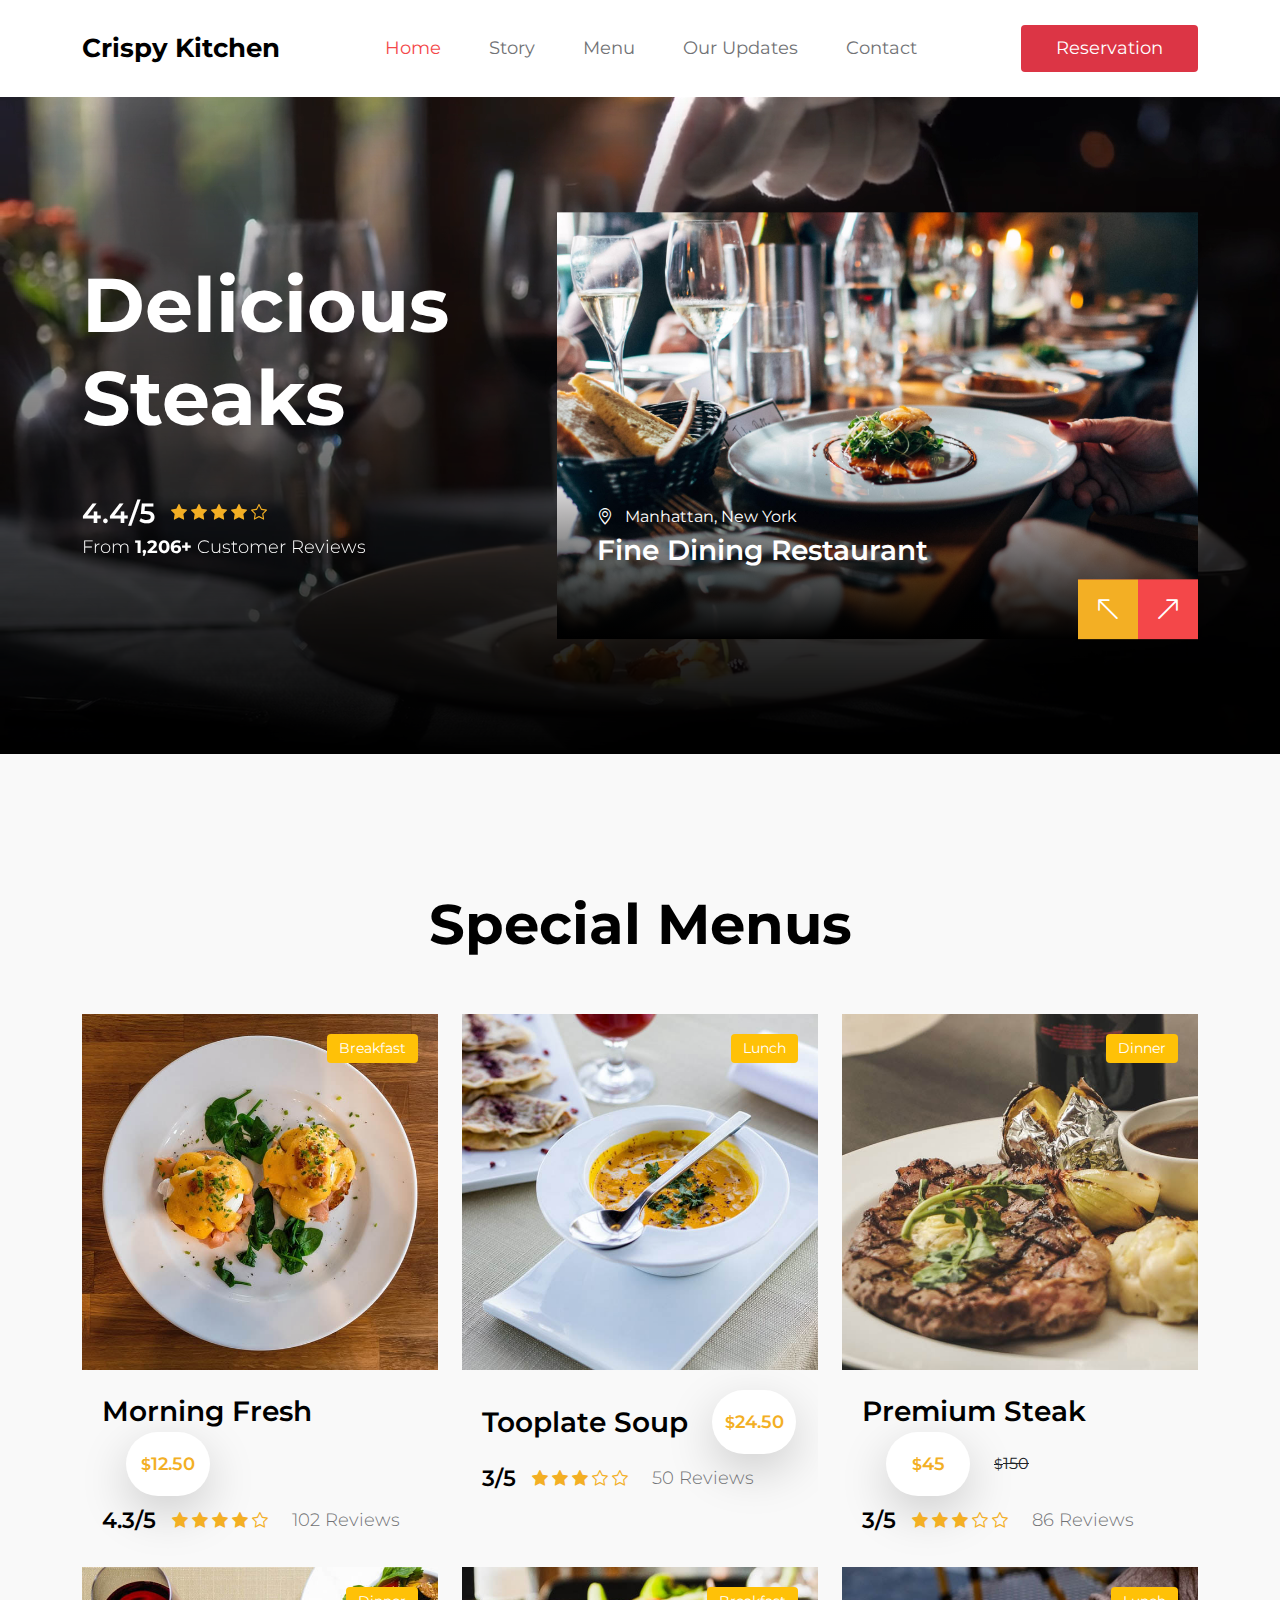
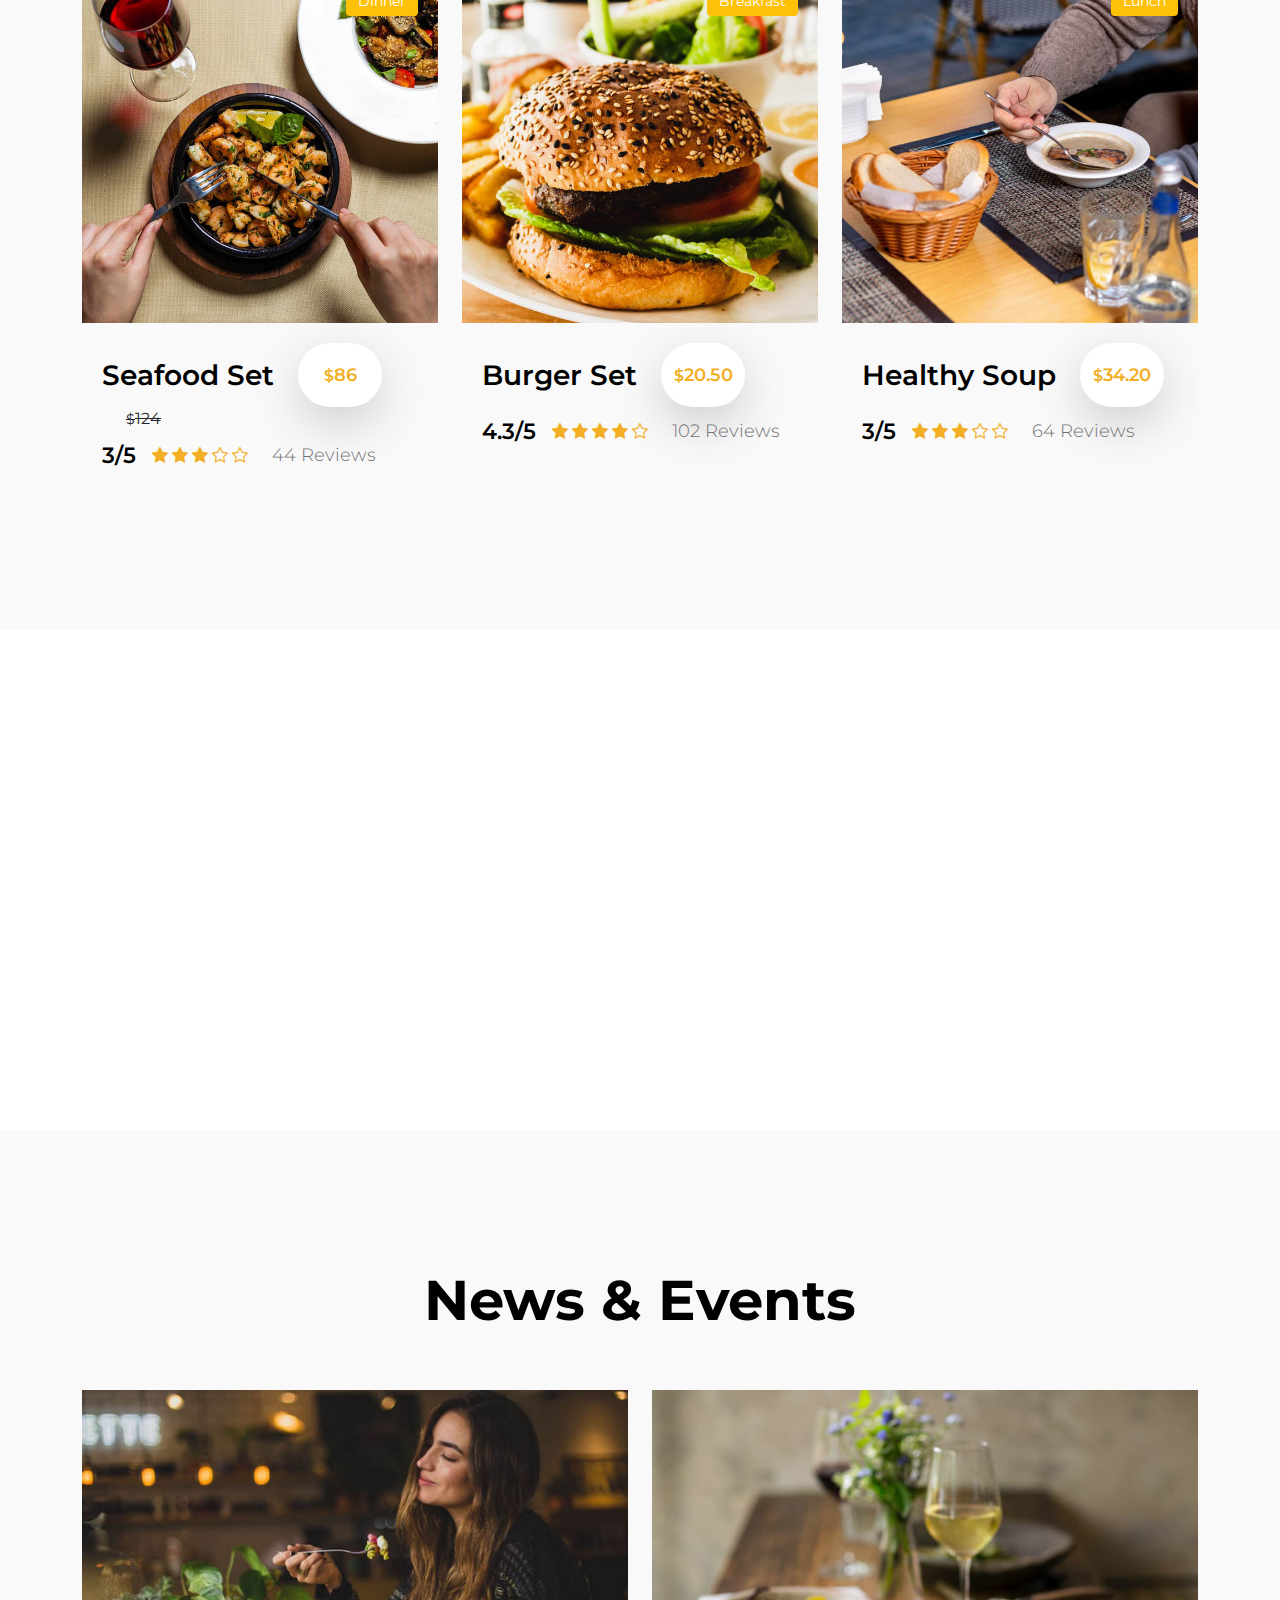
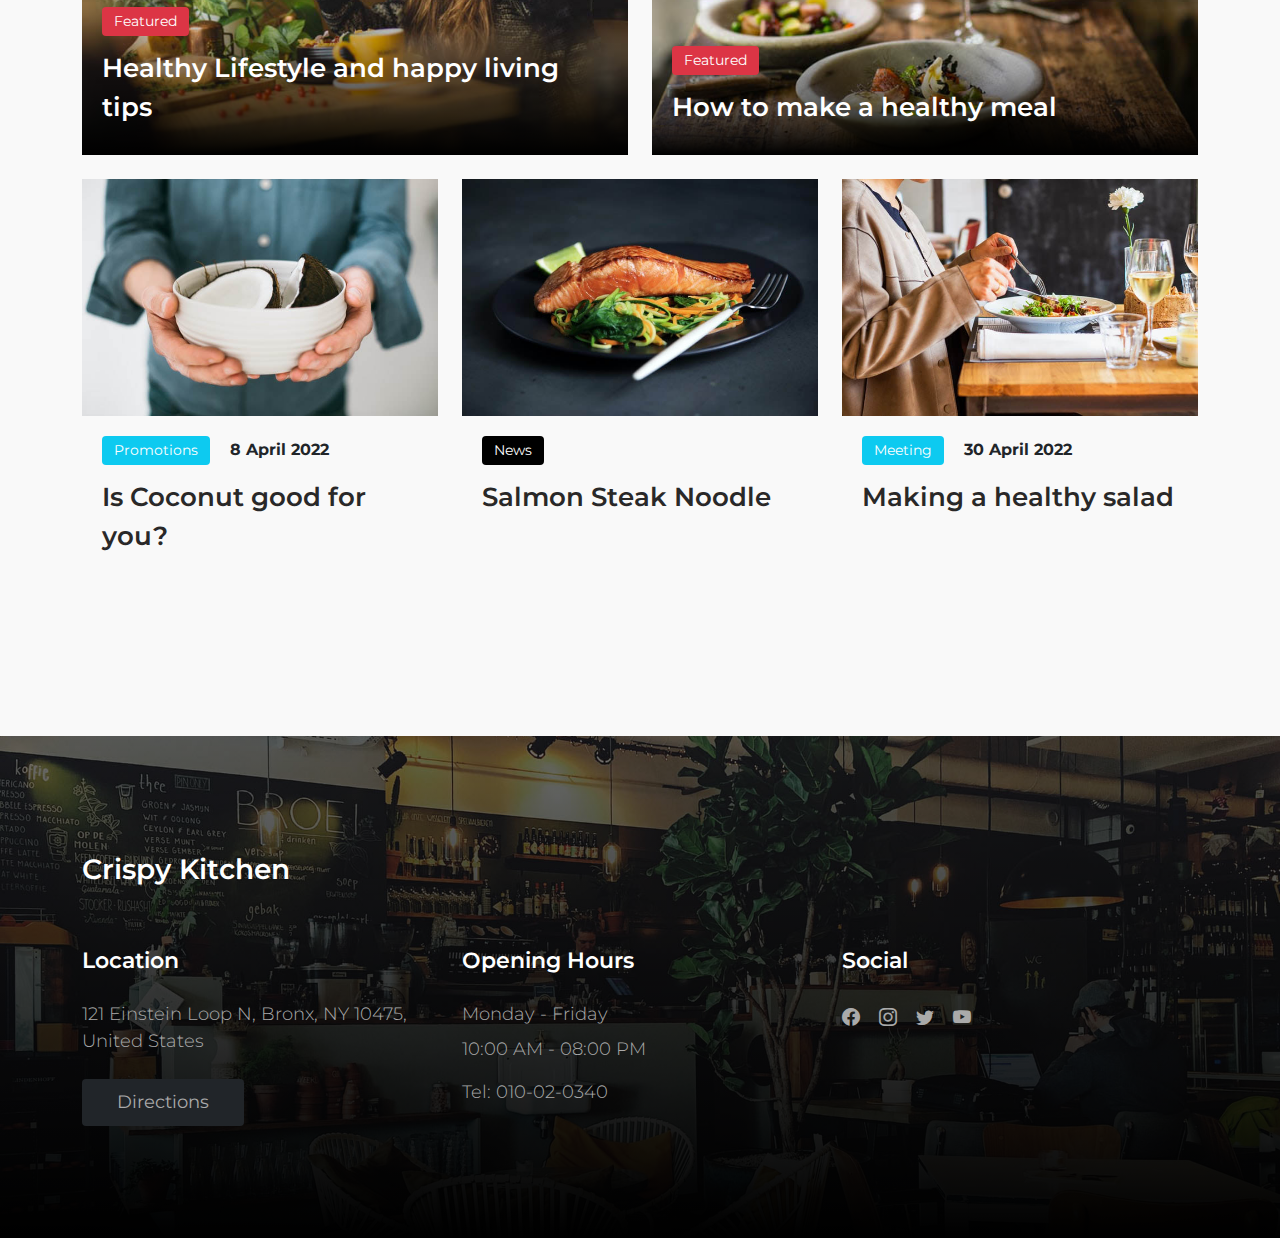
<file: index.html>
<!doctype html>
<html lang="en">
    <head>
        <meta charset="utf-8">
        <meta name="viewport" content="width=device-width, initial-scale=1">

        <meta name="description" content="">
        <meta name="author" content="">

        <title>Crispy Kitchen</title>

        <!-- CSS FILES -->    
        <link rel="preconnect" href="https://fonts.googleapis.com">
        
        <link rel="preconnect" href="https://fonts.gstatic.com" crossorigin>
        
        <link href="https://fonts.googleapis.com/css2?family=Montserrat:wght@300;400;600;700&display=swap" rel="stylesheet">                    
        <link href="css/bootstrap.min.css" rel="stylesheet">

        <link href="css/bootstrap-icons.css" rel="stylesheet">

        <link href="css/tooplate-crispy-kitchen.css" rel="stylesheet">
        
    </head>
    
    <body>
        
        <nav class="navbar navbar-expand-lg bg-white shadow-lg">
            <div class="container">
                <button class="navbar-toggler" type="button" data-bs-toggle="collapse" data-bs-target="#navbarNav" aria-controls="navbarNav" aria-expanded="false" aria-label="Toggle navigation">
                    <span class="navbar-toggler-icon"></span>
                </button>
                
                <a class="navbar-brand" href="index.html">
                    Crispy Kitchen
                </a>

                <div class="d-lg-none">
                    <button type="button" class="custom-btn btn btn-danger" data-bs-toggle="modal" data-bs-target="#BookingModal">Reservation</button>
                </div>

                <div class="collapse navbar-collapse" id="navbarNav">
                    <ul class="navbar-nav mx-auto">
                        <li class="nav-item">
                            <a class="nav-link active" href="index.html">Home</a>
                        </li>

                        <li class="nav-item">
                            <a class="nav-link" href="about.html">Story</a>
                        </li>

                        <li class="nav-item">
                            <a class="nav-link" href="menu.html">Menu</a>
                        </li>

                        <li class="nav-item">
                            <a class="nav-link" href="news.html">Our Updates</a>
                        </li>

                        <li class="nav-item">
                            <a class="nav-link" href="contact.html">Contact</a>
                        </li>
                    </ul>
                </div>

                <div class="d-none d-lg-block">
                    <button type="button" class="custom-btn btn btn-danger" data-bs-toggle="modal" data-bs-target="#BookingModal">Reservation</button>
                </div>

            </div>
        </nav>

        <main>

            <section class="hero">
                <div class="container">
                    <div class="row">

                        <div class="col-lg-5 col-12 m-auto">
                            <div class="heroText">

                                <h1 class="text-white mb-lg-5 mb-3">Delicious Steaks</h1>

                                <div class="c-reviews my-3 d-flex flex-wrap align-items-center">
                                    <div class="d-flex flex-wrap align-items-center">
                                        <h4 class="text-white mb-0 me-3">4.4/5</h4>

                                        <div class="reviews-stars">
                                            <i class="bi-star-fill reviews-icon"></i>
                                            <i class="bi-star-fill reviews-icon"></i>
                                            <i class="bi-star-fill reviews-icon"></i>
                                            <i class="bi-star-fill reviews-icon"></i>
                                            <i class="bi-star reviews-icon"></i>
                                        </div>
                                    </div>

                                    <p class="text-white w-100">From <strong>1,206+</strong> Customer Reviews</p>
                                </div>
                            </div>
                        </div>

                        <div class="col-lg-7 col-12">
                            <div id="carouselExampleCaptions" class="carousel carousel-fade hero-carousel slide" data-bs-ride="carousel">
                                <div class="carousel-inner">
                                    <div class="carousel-item active">
                                        <div class="carousel-image-wrap">
                                            <img src="images/slide/jay-wennington-N_Y88TWmGwA-unsplash.jpg" class="img-fluid carousel-image" alt="">
                                        </div>
                                        
                                        <div class="carousel-caption">
                                            <span class="text-white">
                                                <i class="bi-geo-alt me-2"></i>
                                                Manhattan, New York
                                            </span>

                                            <h4 class="hero-text">Fine Dining Restaurant</h4>
                                        </div>
                                    </div>

                                    <div class="carousel-item">
                                        <div class="carousel-image-wrap">
                                            <img src="images/slide/jason-leung-O67LZfeyYBk-unsplash.jpg" class="img-fluid carousel-image" alt="">
                                        </div>
                                        
                                        <div class="carousel-caption">
                                            <div class="d-flex align-items-center">
                                                <h4 class="hero-text">Steak</h4>

                                                <span class="price-tag ms-4"><small>$</small>26.50</span>
                                            </div>

                                            <div class="d-flex flex-wrap align-items-center">
                                                <h5 class="reviews-text mb-0 me-3">3.8/5</h5>

                                                <div class="reviews-stars">
                                                    <i class="bi-star-fill reviews-icon"></i>
                                                    <i class="bi-star-fill reviews-icon"></i>
                                                    <i class="bi-star-fill reviews-icon"></i>
                                                    <i class="bi-star reviews-icon"></i>
                                                    <i class="bi-star reviews-icon"></i>
                                                </div>
                                            </div>
                                        </div>
                                    </div>

                                    <div class="carousel-item">
                                        <div class="carousel-image-wrap">
                                            <img src="images/slide/ivan-torres-MQUqbmszGGM-unsplash.jpg" class="img-fluid carousel-image" alt="">
                                        </div>
                                        
                                        <div class="carousel-caption">
                                            <div class="d-flex align-items-center">
                                                <h4 class="hero-text">Sausage Pasta</h4>

                                                <span class="price-tag ms-4"><small>$</small>18.25</span>
                                            </div>

                                            <div class="d-flex flex-wrap align-items-center">
                                                <h5 class="reviews-text mb-0 me-3">4.2/5</h5>

                                                <div class="reviews-stars">
                                                    <i class="bi-star-fill reviews-icon"></i>
                                                    <i class="bi-star-fill reviews-icon"></i>
                                                    <i class="bi-star-fill reviews-icon"></i>
                                                    <i class="bi-star-fill reviews-icon"></i>
                                                    <i class="bi-star reviews-icon"></i>
                                                </div>
                                            </div>
                                        </div>
                                    </div>
                                </div>

                                <button class="carousel-control-prev" type="button" data-bs-target="#carouselExampleCaptions" data-bs-slide="prev">
                                    <span class="carousel-control-prev-icon" aria-hidden="true"></span>
                                    <span class="visually-hidden">Previous</span>
                                </button>

                                <button class="carousel-control-next" type="button" data-bs-target="#carouselExampleCaptions" data-bs-slide="next">
                                    <span class="carousel-control-next-icon" aria-hidden="true"></span>
                                    <span class="visually-hidden">Next</span>
                                </button>
                            </div>
                        </div>

                    </div>
                </div>

                <div class="video-wrap">
                    <video autoplay="" loop="" muted="" class="custom-video" poster="">
                        <source src="video/production_ID_3769033.mp4" type="video/mp4">
                        	Your browser does not support the video tag.
                    	</video>
                </div>

                <div class="overlay"></div>
            </section>

            <section class="menu section-padding">
                <div class="container">
                    <div class="row">

                        <div class="col-12">
                            <h2 class="text-center mb-lg-5 mb-4">Special Menus</h2>
                        </div>

                        <div class="col-lg-4 col-md-6 col-12">
                            <div class="menu-thumb">
                                <div class="menu-image-wrap">
                                    <img src="images/breakfast/brett-jordan-8xt8-HIFqc8-unsplash.jpg" class="img-fluid menu-image" alt="">

                                    <span class="menu-tag bg-warning">Breakfast</span>
                                </div>

                                <div class="menu-info d-flex flex-wrap align-items-center">
                                    <h4 class="mb-0">Morning Fresh</h4>

                                    <span class="price-tag bg-white shadow-lg ms-4"><small>$</small>12.50</span>

                                    <div class="d-flex flex-wrap align-items-center w-100 mt-2">
                                        <h6 class="reviews-text mb-0 me-3">4.3/5</h6>

                                        <div class="reviews-stars">
                                            <i class="bi-star-fill reviews-icon"></i>
                                            <i class="bi-star-fill reviews-icon"></i>
                                            <i class="bi-star-fill reviews-icon"></i>
                                            <i class="bi-star-fill reviews-icon"></i>
                                            <i class="bi-star reviews-icon"></i>
                                        </div>

                                        <p class="reviews-text mb-0 ms-4">102 Reviews</p>
                                    </div>
                                </div>
                            </div>
                        </div>

                        <div class="col-lg-4 col-md-6 col-12">
                            <div class="menu-thumb">
                                <div class="menu-image-wrap">
                                    <img src="images/lunch/farhad-ibrahimzade-MGKqxm6u2bc-unsplash.jpg" class="img-fluid menu-image" alt="">

                                    <span class="menu-tag bg-warning">Lunch</span>
                                </div>

                                <div class="menu-info d-flex flex-wrap align-items-center">
                                    <h4 class="mb-0">Tooplate Soup</h4>

                                    <span class="price-tag bg-white shadow-lg ms-4"><small>$</small>24.50</span>

                                    <div class="d-flex flex-wrap align-items-center w-100 mt-2">
                                        <h6 class="reviews-text mb-0 me-3">3/5</h6>

                                        <div class="reviews-stars">
                                            <i class="bi-star-fill reviews-icon"></i>
                                            <i class="bi-star-fill reviews-icon"></i>
                                            <i class="bi-star-fill reviews-icon"></i>
                                            <i class="bi-star reviews-icon"></i>
                                            <i class="bi-star reviews-icon"></i>
                                        </div>

                                        <p class="reviews-text mb-0 ms-4">50 Reviews</p>
                                    </div>
                                </div>
                            </div>
                        </div>

                        <div class="col-lg-4 col-md-6 col-12">
                            <div class="menu-thumb">
                                <div class="menu-image-wrap">
                                    <img src="images/dinner/keriliwi-c3mFafsFz2w-unsplash.jpg" class="img-fluid menu-image" alt="">

                                    <span class="menu-tag bg-warning">Dinner</span>
                                </div>

                                <div class="menu-info d-flex flex-wrap align-items-center">
                                    <h4 class="mb-0">Premium Steak</h4>

                                    <span class="price-tag bg-white shadow-lg ms-4"><small>$</small>45</span>

                                    <del class="ms-4"><small>$</small>150</del>

                                    <div class="d-flex flex-wrap align-items-center w-100 mt-2">
                                        <h6 class="reviews-text mb-0 me-3">3/5</h6>

                                        <div class="reviews-stars">
                                            <i class="bi-star-fill reviews-icon"></i>
                                            <i class="bi-star-fill reviews-icon"></i>
                                            <i class="bi-star-fill reviews-icon"></i>
                                            <i class="bi-star reviews-icon"></i>
                                            <i class="bi-star reviews-icon"></i>
                                        </div>

                                        <p class="reviews-text mb-0 ms-4">86 Reviews</p>
                                    </div>
                                </div>
                            </div>
                        </div>

                        <div class="col-lg-4 col-md-6 col-12">
                            <div class="menu-thumb">
                                <div class="menu-image-wrap">
                                    <img src="images/dinner/farhad-ibrahimzade-ZipYER3NLhY-unsplash.jpg" class="img-fluid menu-image" alt="">

                                    <span class="menu-tag bg-warning">Dinner</span>
                                </div>

                                <div class="menu-info d-flex flex-wrap align-items-center">
                                    <h4 class="mb-0">Seafood Set</h4>

                                    <span class="price-tag bg-white shadow-lg ms-4"><small>$</small>86</span>

                                    <del class="ms-4"><small>$</small>124</del>

                                    <div class="d-flex flex-wrap align-items-center w-100 mt-2">
                                        <h6 class="reviews-text mb-0 me-3">3/5</h6>

                                        <div class="reviews-stars">
                                            <i class="bi-star-fill reviews-icon"></i>
                                            <i class="bi-star-fill reviews-icon"></i>
                                            <i class="bi-star-fill reviews-icon"></i>
                                            <i class="bi-star reviews-icon"></i>
                                            <i class="bi-star reviews-icon"></i>
                                        </div>

                                        <p class="reviews-text mb-0 ms-4">44 Reviews</p>
                                    </div>
                                </div>
                            </div>
                        </div>

                        <div class="col-lg-4 col-md-6 col-12">
                            <div class="menu-thumb">
                                <div class="menu-image-wrap">
                                    <img src="images/breakfast/louis-hansel-dphM2U1xq0U-unsplash.jpg" class="img-fluid menu-image" alt="">

                                    <span class="menu-tag bg-warning">Breakfast</span>
                                </div>

                                <div class="menu-info d-flex flex-wrap align-items-center">
                                    <h4 class="mb-0">Burger Set</h4>

                                    <span class="price-tag bg-white shadow-lg ms-4"><small>$</small>20.50</span>

                                    <div class="d-flex flex-wrap align-items-center w-100 mt-2">
                                        <h6 class="reviews-text mb-0 me-3">4.3/5</h6>

                                        <div class="reviews-stars">
                                            <i class="bi-star-fill reviews-icon"></i>
                                            <i class="bi-star-fill reviews-icon"></i>
                                            <i class="bi-star-fill reviews-icon"></i>
                                            <i class="bi-star-fill reviews-icon"></i>
                                            <i class="bi-star reviews-icon"></i>
                                        </div>

                                        <p class="reviews-text mb-0 ms-4">102 Reviews</p>
                                    </div>
                                </div>
                            </div>
                        </div>

                        <div class="col-lg-4 col-md-6 col-12">
                            <div class="menu-thumb">
                                <div class="menu-image-wrap">
                                    <img src="images/lunch/farhad-ibrahimzade-D5c9ZciQy_I-unsplash.jpg" class="img-fluid menu-image" alt="">

                                    <span class="menu-tag bg-warning">Lunch</span>
                                </div>

                                <div class="menu-info d-flex flex-wrap align-items-center">
                                    <h4 class="mb-0">Healthy Soup</h4>

                                    <span class="price-tag bg-white shadow-lg ms-4"><small>$</small>34.20</span>

                                    <div class="d-flex flex-wrap align-items-center w-100 mt-2">
                                        <h6 class="reviews-text mb-0 me-3">3/5</h6>

                                        <div class="reviews-stars">
                                            <i class="bi-star-fill reviews-icon"></i>
                                            <i class="bi-star-fill reviews-icon"></i>
                                            <i class="bi-star-fill reviews-icon"></i>
                                            <i class="bi-star reviews-icon"></i>
                                            <i class="bi-star reviews-icon"></i>
                                        </div>

                                        <p class="reviews-text mb-0 ms-4">64 Reviews</p>
                                    </div>
                                </div>
                            </div>
                        </div>

                    </div>
                </div>
            </section>

            <section class="BgImage"></section>

            <section class="news section-padding">
                <div class="container">
                    <div class="row">

                        <h2 class="text-center mb-lg-5 mb-4">News &amp; Events</h2>

                        <div class="col-lg-6 col-md-6 col-12">
                            <div class="news-thumb mb-4">
                                <a href="news-detail.html">
                                    <img src="images/news/pablo-merchan-montes-Orz90t6o0e4-unsplash.jpg" class="img-fluid news-image" alt="">
                                </a>
                                
                                <div class="news-text-info news-text-info-large">
                                    <span class="category-tag bg-danger">Featured</span>

                                    <h5 class="news-title mt-2">
                                        <a href="news-detail.html" class="news-title-link">Healthy Lifestyle and happy living tips</a>
                                    </h5>
                                </div>
                            </div> 
                        </div>

                        <div class="col-lg-6 col-md-6 col-12">
                            <div class="news-thumb mb-4">
                                <a href="news-detail.html">
                                    <img src="images/news/stefan-johnson-xIFbDeGcy44-unsplash.jpg" class="img-fluid news-image" alt="">
                                </a>
                                
                                <div class="news-text-info news-text-info-large">
                                    <span class="category-tag bg-danger">Featured</span>

                                    <h5 class="news-title mt-2">
                                        <a href="news-detail.html" class="news-title-link">How to make a healthy meal</a>
                                    </h5>
                                </div>
                            </div> 
                        </div>

                        <div class="col-lg-4 col-md-4 col-12">
                            <div class="news-thumb mb-lg-0 mb-lg-4 mb-0">
                                <a href="news-detail.html">
                                    <img src="images/news/gilles-lambert-S_LhjpfIdm4-unsplash.jpg" class="img-fluid news-image" alt="">
                                </a>
                                
                                <div class="news-text-info">
                                    <span class="category-tag me-3 bg-info">Promotions</span>

                                    <strong>8 April 2022</strong>

                                    <h5 class="news-title mt-2">
                                        <a href="news-detail.html" class="news-title-link">Is Coconut good for you?</a>
                                    </h5>
                                </div>
                            </div> 
                        </div>

                        <div class="col-lg-4 col-md-4 col-12">
                            <div class="news-thumb mb-lg-0 mb-lg-4 mb-2">
                                <a href="news-detail.html">
                                    <img src="images/news/caroline-attwood-bpPTlXWTOvg-unsplash.jpg" class="img-fluid news-image" alt="">
                                </a>
                                
                                <div class="news-text-info">
                                    <span class="category-tag">News</span>

                                    <h5 class="news-title mt-2">
                                        <a href="news-detail.html" class="news-title-link">Salmon Steak Noodle</a>
                                    </h5>
                                </div>
                            </div> 
                        </div>

                        <div class="col-lg-4 col-md-6 col-12">
                            <div class="news-thumb mb-4">
                                <a href="news-detail.html">
                                    <img src="images/news/louis-hansel-GiIiRV0FjwU-unsplash.jpg" class="img-fluid news-image" alt="">
                                </a>
                                
                                <div class="news-text-info">
                                    <span class="category-tag me-3 bg-info">Meeting</span>

                                    <strong>30 April 2022</strong>

                                    <h5 class="news-title mt-2">
                                        <a href="news-detail.html" class="news-title-link">Making a healthy salad</a>
                                    </h5>
                                </div>
                            </div> 
                        </div>

                    </div>
                </div>
            </section>

        </main>

        <footer class="site-footer section-padding">
            
            <div class="container">
                
                <div class="row">

                    <div class="col-12">
                        <h4 class="text-white mb-4 me-5">Crispy Kitchen</h4>
                    </div>

                    <div class="col-lg-4 col-md-7 col-xs-12 tooplate-mt30">
                        <h6 class="text-white mb-lg-4 mb-3">Location</h6>

                        <p>121 Einstein Loop N, Bronx, NY 10475, United States</p>

                        <a href="https://goo.gl/maps/wZVGLA7q64uC1s886" class="custom-btn btn btn-dark mt-2">Directions</a>
                    </div>

                    <div class="col-lg-4 col-md-5 col-xs-12 tooplate-mt30">
                        <h6 class="text-white mb-lg-4 mb-3">Opening Hours</h6>

                        <p class="mb-2">Monday - Friday</p>

                        <p>10:00 AM - 08:00 PM</p>

                        <p>Tel: <a href="tel: 010-02-0340" class="tel-link">010-02-0340</a></p>
                    </div>

                    <div class="col-lg-4 col-md-6 col-xs-12 tooplate-mt30">
                        <h6 class="text-white mb-lg-4 mb-3">Social</h6>

                        <ul class="social-icon">
                            <li><a href="#" class="social-icon-link bi-facebook"></a></li>

                            <li><a href="#" class="social-icon-link bi-instagram"></a></li>

                            <li><a href="https://twitter.com/search?q=tooplate.com&src=typed_query&f=live" target="_blank"
                            	 class="social-icon-link bi-twitter"></a></li>

                            <li><a href="#" class="social-icon-link bi-youtube"></a></li>
                        </ul>
                
                        
                    </div>

                </div><!-- row ending -->
                
             </div><!-- container ending -->
             
        </footer>

        <!-- Modal -->
        <div class="modal fade" id="BookingModal" tabindex="-1" aria-labelledby="BookingModal" aria-hidden="true">
            <div class="modal-dialog modal-dialog-centered modal-xl">
                <div class="modal-content">
                    <div class="modal-header">
                        <h3 class="mb-0">Reserve a table</h3>

                        <button type="button" class="btn-close" data-bs-dismiss="modal" aria-label="Close"></button>
                    </div>

                    <div class="modal-body d-flex flex-column justify-content-center">
                        <div class="booking">
                            
                            <form class="booking-form row" role="form" action="#" method="post">
                                <div class="col-lg-6 col-12">
                                    <label for="name" class="form-label">Full Name</label>

                                    <input type="text" name="name" id="name" class="form-control" placeholder="Your Name" required>
                                </div>

                                <div class="col-lg-6 col-12">
                                    <label for="email" class="form-label">Email Address</label>

                                    <input type="email" name="email" id="email" pattern="[^ @]*@[^ @]*" class="form-control" placeholder="your@email.com" required>
                                </div>

                                <div class="col-lg-6 col-12">
                                    <label for="phone" class="form-label">Phone Number</label>

                                    <input type="telephone" name="phone" id="phone" pattern="[0-9]{3}-[0-9]{3}-[0-9]{4}" class="form-control" placeholder="123-456-7890">
                                </div>

                                <div class="col-lg-6 col-12">
                                    <label for="people" class="form-label">Number of persons</label>

                                    <input type="text" name="people" id="people" class="form-control" placeholder="12 persons">
                                </div>

                                <div class="col-lg-6 col-12">
                                    <label for="date" class="form-label">Date</label>

                                    <input type="date" name="date" id="date" value="" class="form-control">
                                </div>

                                <div class="col-lg-6 col-12">
                                    <label for="time" class="form-label">Time</label>

                                    <select class="form-select form-control" name="time" id="time">
                                      <option value="5" selected>5:00 PM</option>
                                      <option value="6">6:00 PM</option>
                                      <option value="7">7:00 PM</option>
                                      <option value="8">8:00 PM</option>
                                      <option value="9">9:00 PM</option>
                                    </select>
                                </div>

                                <div class="col-12">
                                    <label for="message" class="form-label">Special Request</label>

                                    <textarea class="form-control" rows="4" id="message" name="message" placeholder=""></textarea>
                                </div>

                                <div class="col-lg-4 col-12 ms-auto">
                                    <button type="submit" class="form-control">Submit Request</button>
                                </div>
                            </form>
                        </div>
                    </div>

                    <div class="modal-footer"></div>
                    
                </div>
                
            </div>
        </div>

        <!-- JAVASCRIPT FILES -->
        <script src="js/jquery.min.js"></script>
        <script src="js/bootstrap.bundle.min.js"></script>
        <script src="js/custom.js"></script>

    </body>
</html>
</file>
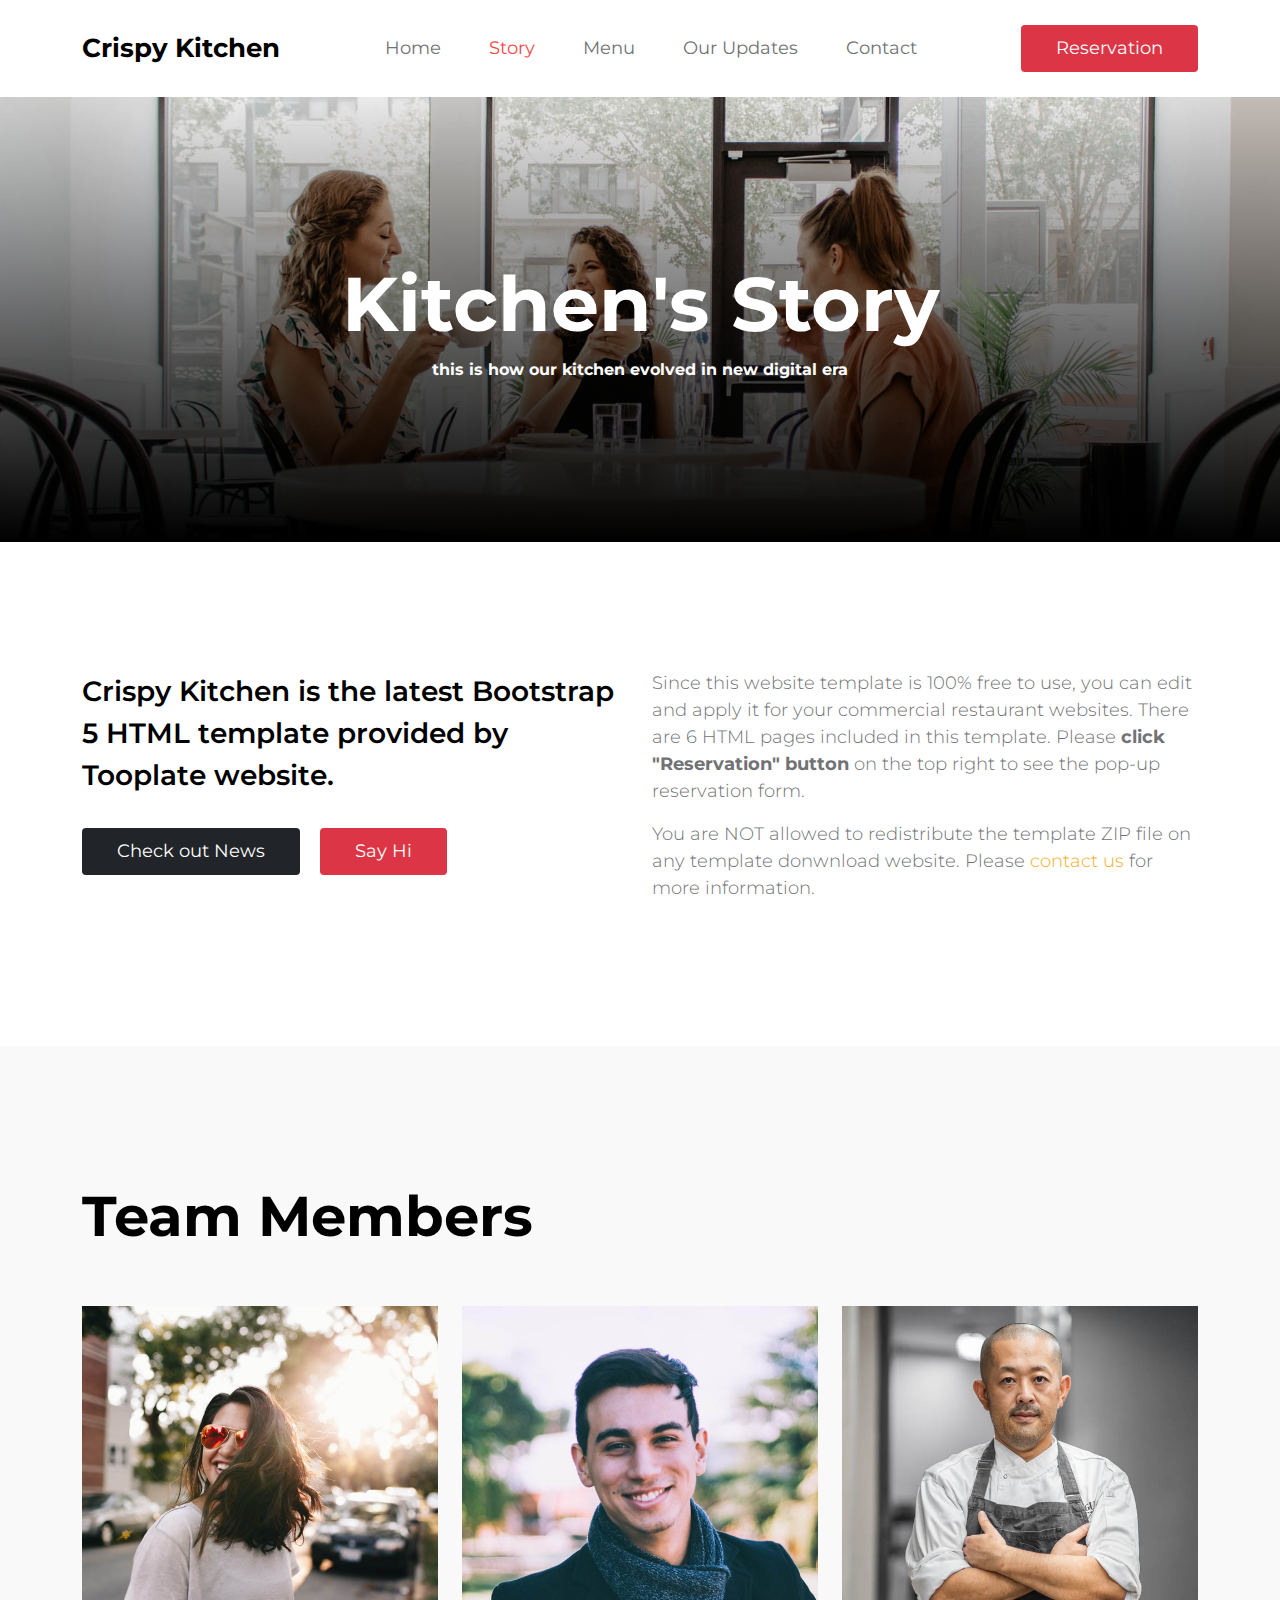
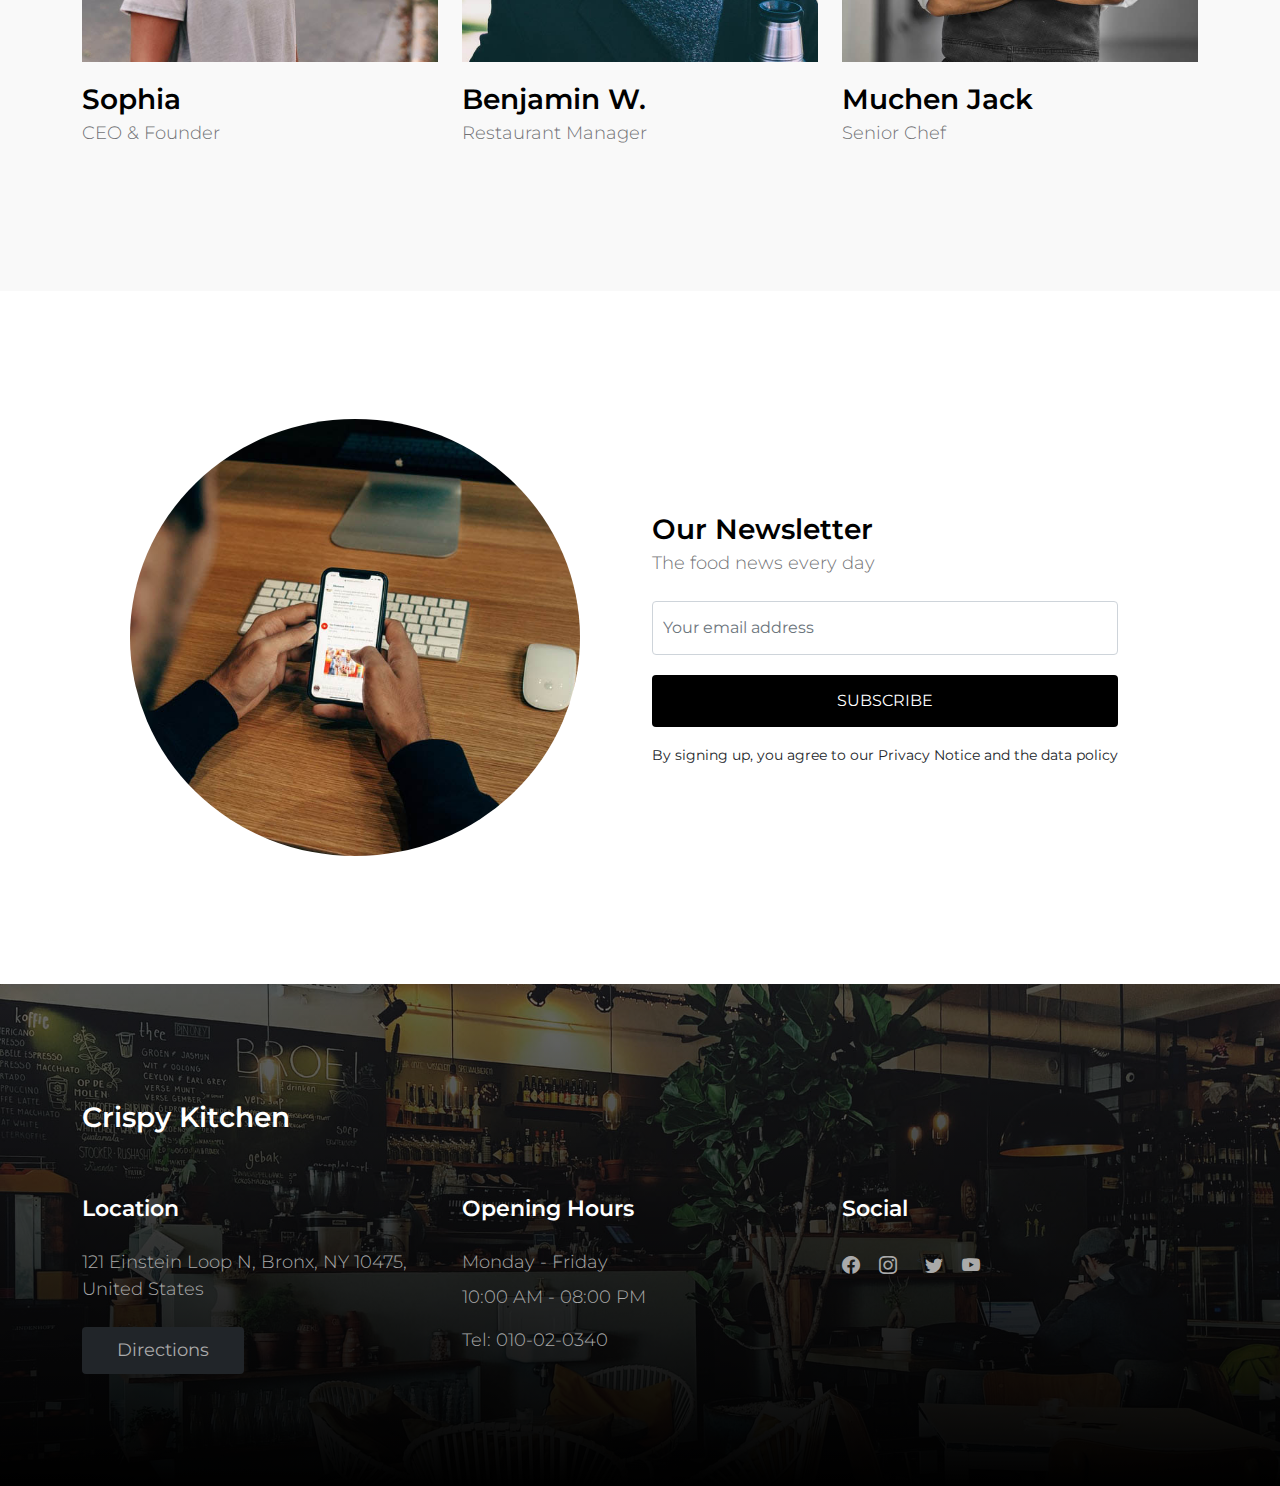
<file: about.html>
<!doctype html>
<html lang="en">
    <head>
        <meta charset="utf-8">
        <meta name="viewport" content="width=device-width, initial-scale=1">

        <meta name="description" content="">
        <meta name="author" content="">

        <title>About Crispy Kitchen HTML Template</title>

        <!-- CSS FILES -->        
        <link rel="preconnect" href="https://fonts.googleapis.com">
        
        <link rel="preconnect" href="https://fonts.gstatic.com" crossorigin>
        
        <link href="https://fonts.googleapis.com/css2?family=Montserrat:wght@300;400;600;700&display=swap" rel="stylesheet">                
        <link href="css/bootstrap.min.css" rel="stylesheet">

        <link href="css/bootstrap-icons.css" rel="stylesheet">

        <link href="css/tooplate-crispy-kitchen.css" rel="stylesheet">
    </head>
    
    <body>
        
        <nav class="navbar navbar-expand-lg bg-white shadow-lg">
            <div class="container">
                <button class="navbar-toggler" type="button" data-bs-toggle="collapse" data-bs-target="#navbarNav" aria-controls="navbarNav" aria-expanded="false" aria-label="Toggle navigation">
                    <span class="navbar-toggler-icon"></span>
                </button>
                
                <a class="navbar-brand" href="index.html">
                    Crispy Kitchen
                </a>

                <div class="d-lg-none">
                    <button type="button" class="custom-btn btn btn-danger" data-bs-toggle="modal" data-bs-target="#BookingModal">Reservation</button>
                </div>

                <div class="collapse navbar-collapse" id="navbarNav">
                    <ul class="navbar-nav mx-auto">
                        <li class="nav-item">
                            <a class="nav-link" href="index.html">Home</a>
                        </li>

                        <li class="nav-item">
                            <a class="nav-link active" href="about.html">Story</a>
                        </li>

                        <li class="nav-item">
                            <a class="nav-link" href="menu.html">Menu</a>
                        </li>

                        <li class="nav-item">
                            <a class="nav-link" href="news.html">Our Updates</a>
                        </li>

                        <li class="nav-item">
                            <a class="nav-link" href="contact.html">Contact</a>
                        </li>
                    </ul>
                </div>

                <div class="d-none d-lg-block">
                    <button type="button" class="custom-btn btn btn-danger" data-bs-toggle="modal" data-bs-target="#BookingModal">Reservation</button>
                </div>

            </div>
        </nav>

        <main>

            <header class="site-header site-about-header">
                <div class="container">
                    <div class="row">

                        <div class="col-lg-10 col-12 mx-auto">
                            <h1 class="text-white">Kitchen's Story</h1>

                            <strong class="text-white">this is how our kitchen evolved in new digital era</strong>
                        </div>

                    </div>
                </div>

                <div class="overlay"></div>
            </header>

            <section class="about section-padding bg-white">
                <div class="container">
                    <div class="row">

                        <div class="col-lg-6 col-12 mb-2">
                            <h4 class="mb-3">Crispy Kitchen is the latest Bootstrap 5 HTML template provided by Tooplate website.</h4>

                            <a href="news.html" class="custom-btn btn btn-dark mt-3">Check out News</a>

                            <a href="contact.html" class="custom-btn btn btn-danger mt-3 ms-3">Say Hi</a>
                        </div>

                        <div class="col-lg-6 col-12">
                        
                        	<p>Since this website template is 100% free to use, you can edit and apply it for your commercial restaurant websites. There are 6 HTML pages included in this template. Please <strong>click "Reservation" button</strong> on the top right to see the pop-up reservation form.</p>
                        
                            <p>You are NOT allowed to redistribute the template ZIP file on any template donwnload website. Please <a href="https://www.tooplate.com/contact" target="_blank">contact us</a> for more information.</p>

                        </div>

                    </div>
                </div>
            </section>

            <section class="about section-padding">
                <div class="container">
                    <div class="row">

                        <div class="col-12">
                            <h2 class="mb-5">Team Members</h2>
                        </div>

                        <div class="col-lg-4 col-12">
                            <div class="team-thumb">
                                <img src="images/team/matthew-hamilton-tNCH0sKSZbA-unsplash.jpg" class="img-fluid team-image" alt="">
                                
                                <div class="team-info">
                                    <h4 class="mt-3 mb-0">Sophia</h4>

                                    <p>CEO &amp; Founder</p>
                                </div>
                            </div>
                        </div>

                        <div class="col-lg-4 col-12 my-lg-0 my-4">
                            <div class="team-thumb">
                                <img src="images/team/nicolas-horn-MTZTGvDsHFY-unsplash.jpg" class="img-fluid team-image" alt="">

                                <h4 class="mt-3 mb-0">Benjamin W.</h4>

                                <p>Restaurant Manager</p>
                            </div>
                        </div>

                        <div class="col-lg-4 col-12">
                            <div class="team-thumb">
                                <img src="images/team/rc-cf-FMh5o5m5N9E-unsplash.jpg" class="img-fluid team-image" alt="">
                                
                                <h4 class="mt-3 mb-0">Muchen Jack</h4>

                                <p>Senior Chef</p>
                            </div>
                        </div>

                    </div>
                </div>
            </section>
            
            <section class="newsletter section-padding bg-white">
                <div class="container">
                    <div class="row">

                        <div class="col-lg-6 col-12">
                            <img src="images/charles-deluvio-FdDkfYFHqe4-unsplash.jpg" class="img-fluid newsletter-image" alt="">
                        </div>

                        <div class="col-lg-6 col-12 d-flex align-items-center mt-5 mt-lg-0 mx-auto">
                            <div class="subscribe-form-wrap">
                                <h4 class="mb-0">Our Newsletter</h4>

                                <p>The food news every day</p>

                                <form class="custom-form subscribe-form mt-4" role="form">
                                    <input type="email" name="subscribe-email" id="subscribe-email" pattern="[^ @]*@[^ @]*" class="form-control" placeholder="Your email address" required="">

                                    <button type="submit" class="form-control mb-3" id="subscribe">Subscribe</button>

                                    <small>By signing up, you agree to our Privacy Notice and the data policy</small>
                                    </div>
                                </form>
                            </div>
                        </div>

                    </div>
                </div>
            </section>

        </main>

        <footer class="site-footer section-padding">
            
            <div class="container">
                
                <div class="row">

                    <div class="col-12">
                        <h4 class="text-white mb-4 me-5">Crispy Kitchen</h4>
                    </div>

                    <div class="col-lg-4 col-md-7 col-xs-12 tooplate-mt30">
                        <h6 class="text-white mb-lg-4 mb-3">Location</h6>

                        <p>121 Einstein Loop N, Bronx, NY 10475, United States</p>

                        <a href="https://goo.gl/maps/wZVGLA7q64uC1s886" class="custom-btn btn btn-dark mt-2">Directions</a>
                    </div>

                    <div class="col-lg-4 col-md-5 col-xs-12 tooplate-mt30">
                        <h6 class="text-white mb-lg-4 mb-3">Opening Hours</h6>

                        <p class="mb-2">Monday - Friday</p>

                        <p>10:00 AM - 08:00 PM</p>

                        <p>Tel: <a href="tel: 010-02-0340" class="tel-link">010-02-0340</a></p>
                    </div>

                    <div class="col-lg-4 col-md-6 col-xs-12 tooplate-mt30">
                        <h6 class="text-white mb-lg-4 mb-3">Social</h6>

                        <ul class="social-icon">
                            <li><a href="#" class="social-icon-link bi-facebook"></a></li>

                            <li><a href="#" class="social-icon-link bi-instagram"></a></li>

                            <<li><a href="https://twitter.com/search?q=tooplate.com&src=typed_query&f=live" target="_blank"
                            	 class="social-icon-link bi-twitter"></a></li>

                            <li><a href="#" class="social-icon-link bi-youtube"></a></li>
                        </ul>
                    
                        
                        
                    </div>

                </div><!-- row ending -->
                
             </div><!-- container ending -->
             
        </footer>

        <!-- Modal -->
        <div class="modal fade" id="BookingModal" tabindex="-1" aria-labelledby="BookingModal" aria-hidden="true">
            <div class="modal-dialog modal-dialog-centered modal-xl">
                <div class="modal-content">
                    <div class="modal-header">
                        <h3 class="mb-0">Reserve a table</h3>

                        <button type="button" class="btn-close" data-bs-dismiss="modal" aria-label="Close"></button>
                    </div>

                    <div class="modal-body d-flex flex-column justify-content-center">
                        <div class="booking">
                            
                            <form class="booking-form row" role="form" action="#" method="post">
                                <div class="col-lg-6 col-12">
                                    <label for="name" class="form-label">Full Name</label>

                                    <input type="text" name="name" id="name" class="form-control" placeholder="Your Name" required>
                                </div>

                                <div class="col-lg-6 col-12">
                                    <label for="email" class="form-label">Email Address</label>

                                    <input type="email" name="email" id="email" pattern="[^ @]*@[^ @]*" class="form-control" placeholder="your@email.com" required>
                                </div>

                                <div class="col-lg-6 col-12">
                                    <label for="phone" class="form-label">Phone Number</label>

                                    <input type="telephone" name="phone" id="phone" pattern="[0-9]{3}-[0-9]{3}-[0-9]{4}" class="form-control" placeholder="123-456-7890">
                                </div>

                                <div class="col-lg-6 col-12">
                                    <label for="people" class="form-label">Number of persons</label>

                                    <input type="text" name="people" id="people" class="form-control" placeholder="12 persons">
                                </div>

                                <div class="col-lg-6 col-12">
                                    <label for="date" class="form-label">Date</label>

                                    <input type="date" name="date" id="date" value="" class="form-control">
                                </div>

                                <div class="col-lg-6 col-12">
                                    <label for="time" class="form-label">Time</label>

                                    <select class="form-select form-control" name="time" id="time">
                                      <option value="5" selected>5:00 PM</option>
                                      <option value="6">6:00 PM</option>
                                      <option value="7">7:00 PM</option>
                                      <option value="8">8:00 PM</option>
                                      <option value="9">9:00 PM</option>
                                    </select>
                                </div>

                                <div class="col-12">
                                    <label for="message" class="form-label">Special Request</label>

                                    <textarea class="form-control" rows="4" id="message" name="message" placeholder=""></textarea>
                                </div>

                                <div class="col-lg-4 col-12 ms-auto">
                                    <button type="submit" class="form-control">Submit Request</button>
                                </div>
                            </form>
                        </div>
                    </div>

                    <div class="modal-footer"></div>
                    
                </div>
                
            </div>
        </div>

        <!-- JAVASCRIPT FILES -->
        <script src="js/jquery.min.js"></script>
        <script src="js/bootstrap.bundle.min.js"></script>
        <script src="js/custom.js"></script>

    </body>
</html>
</file>
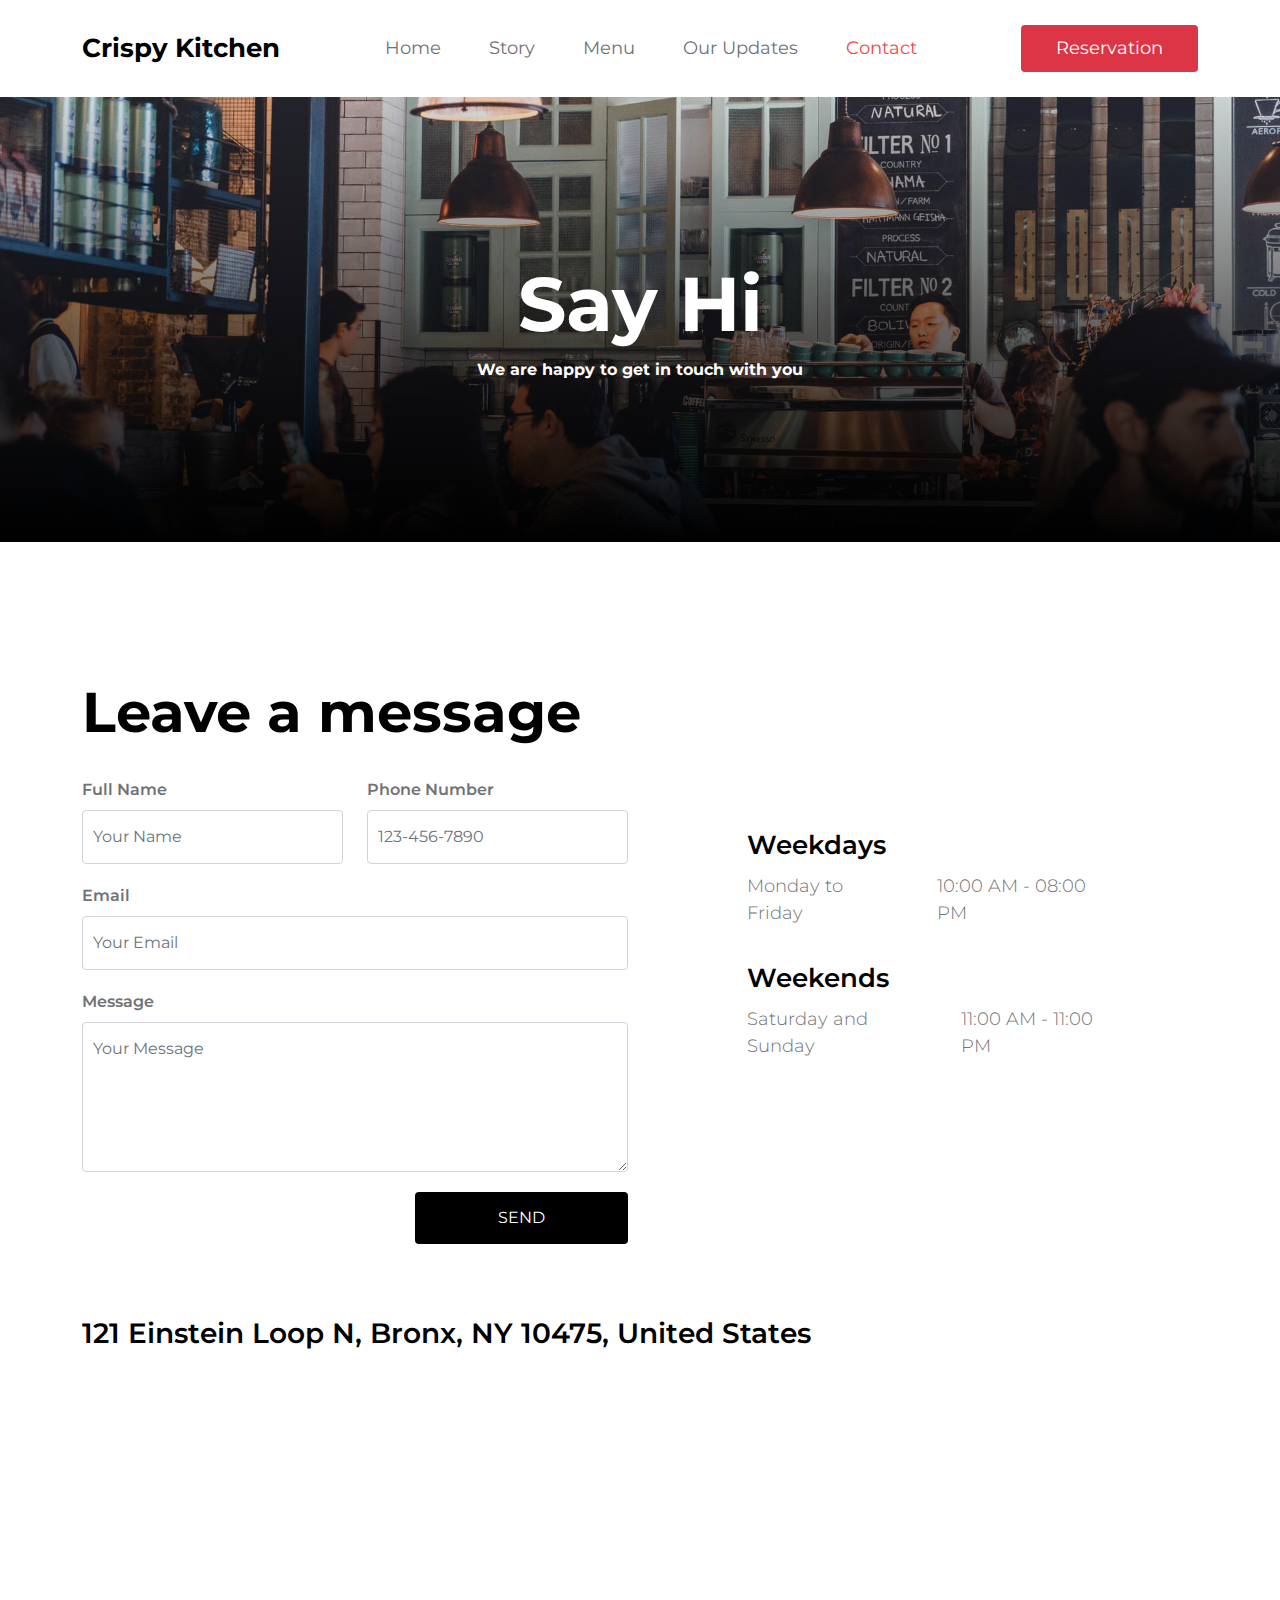
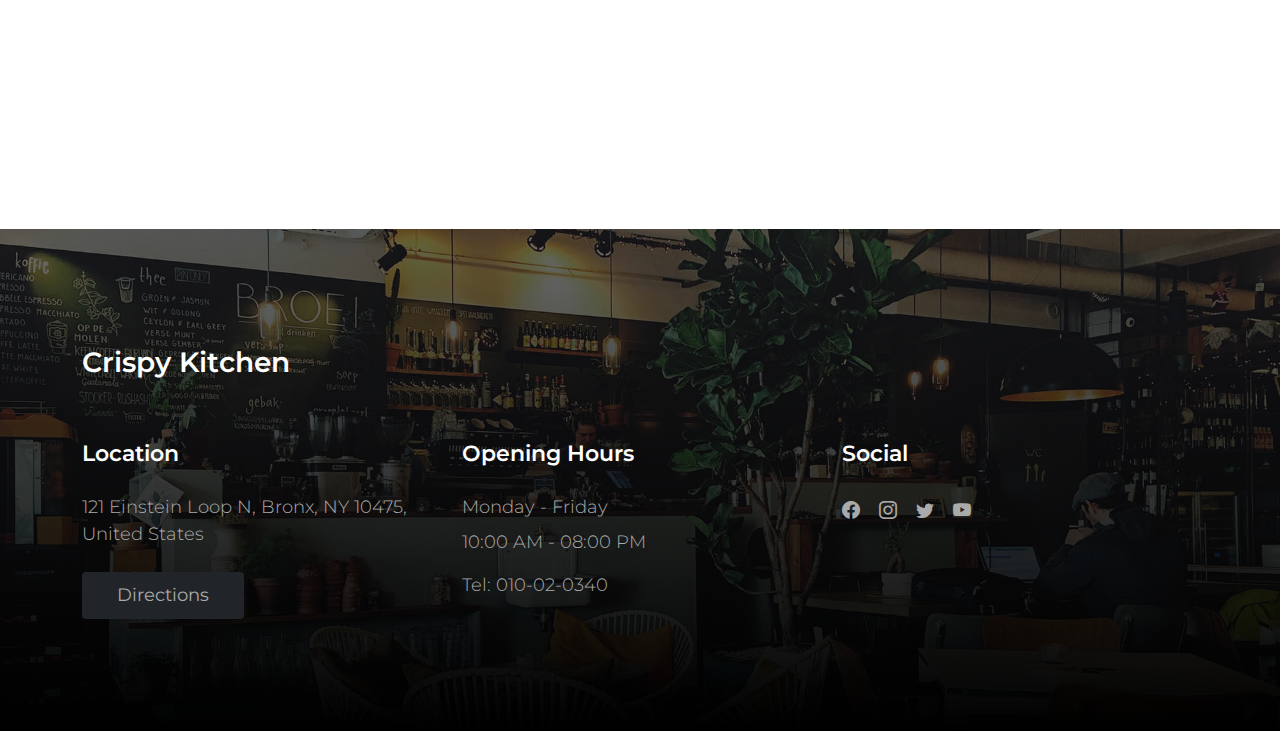
<file: contact.html>
<!doctype html>
<html lang="en">
    <head>
        <meta charset="utf-8">
        <meta name="viewport" content="width=device-width, initial-scale=1">

        <meta name="description" content="">
        <meta name="author" content="">

        <title>Crispy Kitchen - Contact Page</title>

        <!-- CSS FILES -->        
        <link rel="preconnect" href="https://fonts.googleapis.com">
        
        <link rel="preconnect" href="https://fonts.gstatic.com" crossorigin>
        
        <link href="https://fonts.googleapis.com/css2?family=Montserrat:wght@300;400;600;700&display=swap" rel="stylesheet">                
        <link href="css/bootstrap.min.css" rel="stylesheet">

        <link href="css/bootstrap-icons.css" rel="stylesheet">

        <link href="css/tooplate-crispy-kitchen.css" rel="stylesheet">
    </head>
    
    <body>
        
        <nav class="navbar navbar-expand-lg bg-white shadow-lg">
            <div class="container">
                <button class="navbar-toggler" type="button" data-bs-toggle="collapse" data-bs-target="#navbarNav" aria-controls="navbarNav" aria-expanded="false" aria-label="Toggle navigation">
                    <span class="navbar-toggler-icon"></span>
                </button>
                
                <a class="navbar-brand" href="index.html">
                    Crispy Kitchen
                </a>

                <div class="d-lg-none">
                    <button type="button" class="custom-btn btn btn-danger" data-bs-toggle="modal" data-bs-target="#BookingModal">Reservation</button>
                </div>

                <div class="collapse navbar-collapse" id="navbarNav">
                    <ul class="navbar-nav mx-auto">
                        <li class="nav-item">
                            <a class="nav-link" href="index.html">Home</a>
                        </li>

                        <li class="nav-item">
                            <a class="nav-link" href="about.html">Story</a>
                        </li>

                        <li class="nav-item">
                            <a class="nav-link" href="menu.html">Menu</a>
                        </li>

                        <li class="nav-item">
                            <a class="nav-link" href="news.html">Our Updates</a>
                        </li>

                        <li class="nav-item">
                            <a class="nav-link active" href="contact.html">Contact</a>
                        </li>
                    </ul>
                </div>

                <div class="d-none d-lg-block">
                    <button type="button" class="custom-btn btn btn-danger" data-bs-toggle="modal" data-bs-target="#BookingModal">Reservation</button>
                </div>

            </div>
        </nav>

        <main>

            <header class="site-header site-contact-header">
                <div class="container">
                    <div class="row">

                        <div class="col-lg-10 col-12 mx-auto">
                            <h1 class="text-white">Say Hi</h1>

                            <strong class="text-white">We are happy to get in touch with you</strong>
                        </div>

                    </div>
                </div>
                
                <div class="overlay"></div>
            </header>

            <section class="contact section-padding">
                <div class="container">
                    <div class="row">

                        <div class="col-12">
                            <h2 class="mb-4">Leave a message</h2>
                        </div>

                        <div class="col-lg-6 col-12">
                            <form class="custom-form contact-form row" action="#" method="post" role="form">
                                <div class="col-lg-6 col-6">
                                    <label for="contact-name" class="form-label">Full Name</label>

                                    <input type="text" name="contact-name" id="contact-name" class="form-control" placeholder="Your Name" required>
                                </div>

                                <div class="col-lg-6 col-6">
                                    <label for="contact-phone" class="form-label">Phone Number</label>

                                    <input type="telephone" name="contact-phone" id="contact-phone" pattern="[0-9]{3}-[0-9]{3}-[0-9]{4}" class="form-control" placeholder="123-456-7890">
                                </div>

                                <div class="col-12">
                                    <label for="contact-email" class="form-label">Email</label>

                                    <input type="email" name="contact-email" id="contact-email" pattern="[^ @]*@[^ @]*" class="form-control" placeholder="Your Email" required="">

                                    <label for="contact-message" class="form-label">Message</label>

                                    <textarea class="form-control" rows="5" id="contact-message" name="contact-message" placeholder="Your Message"></textarea>
                                </div>

                                <div class="col-lg-5 col-12 ms-auto">
                                    <button type="submit" class="form-control">Send</button>
                                </div>
                            </form>
                        </div>

                        <div class="col-lg-4 col-12 mx-auto mt-lg-5 mt-4">

                            <h5>Weekdays</h5>

                            <div class="d-flex mb-lg-3">
                                <p>Monday to Friday</p>

                                <p class="ms-5">10:00 AM - 08:00 PM</p>
                            </div>

                            <h5>Weekends</h5>

                            <div class="d-flex">
                                <p>Saturday and Sunday</p>

                                <p class="ms-5">11:00 AM - 11:00 PM</p>
                            </div>
                        </div>

                        <div class="col-12">
                            <h4 class="mt-5 mb-4">121 Einstein Loop N, Bronx, NY 10475, United States</h4>

                            <div class="google-map pt-3">
                                <iframe src="https://www.google.com/maps/embed?pb=!1m18!1m12!1m3!1d14920.891757756479!2d-73.83496372506556!3d40.8623107607295!2m3!1f0!2f0!3f0!3m2!1i1024!2i768!4f13.1!3m3!1m2!1s0x89c28cbc17f4a0c3%3A0x9ae0f1e804a817d!2s121%20Einstein%20Loop%20N%2C%20Bronx%2C%20NY%2010475%2C%20USA!5e0!3m2!1sen!2sth!4v1650470337727!5m2!1sen!2sth" width="100%" height="300" style="border:0;" allowfullscreen="" loading="lazy"></iframe>
                            </div>
                        </div>

                    </div>
                </div>
            </section>

        </main>

        <footer class="site-footer section-padding">
            
            <div class="container">
                
                <div class="row">

                    <div class="col-12">
                        <h4 class="text-white mb-4 me-5">Crispy Kitchen</h4>
                    </div>

                    <div class="col-lg-4 col-md-7 col-xs-12 tooplate-mt30">
                        <h6 class="text-white mb-lg-4 mb-3">Location</h6>

                        <p>121 Einstein Loop N, Bronx, NY 10475, United States</p>

                        <a href="https://goo.gl/maps/wZVGLA7q64uC1s886" class="custom-btn btn btn-dark mt-2">Directions</a>
                    </div>

                    <div class="col-lg-4 col-md-5 col-xs-12 tooplate-mt30">
                        <h6 class="text-white mb-lg-4 mb-3">Opening Hours</h6>

                        <p class="mb-2">Monday - Friday</p>

                        <p>10:00 AM - 08:00 PM</p>

                        <p>Tel: <a href="tel: 010-02-0340" class="tel-link">010-02-0340</a></p>
                    </div>

                    <div class="col-lg-4 col-md-6 col-xs-12 tooplate-mt30">
                        <h6 class="text-white mb-lg-4 mb-3">Social</h6>

                        <ul class="social-icon">
                            <li><a href="#" class="social-icon-link bi-facebook"></a></li>

                            <li><a href="#" class="social-icon-link bi-instagram"></a></li>

                            <li><a href="https://twitter.com/search?q=tooplate.com&src=typed_query&f=live" target="_blank"
                            	 class="social-icon-link bi-twitter"></a></li>

                            <li><a href="#" class="social-icon-link bi-youtube"></a></li>
                        </ul>
                    
                      
                        
                    </div>

                </div><!-- row ending -->
                
             </div><!-- container ending -->
             
        </footer>

        <!-- Modal -->
        <div class="modal fade" id="BookingModal" tabindex="-1" aria-labelledby="BookingModal" aria-hidden="true">
            <div class="modal-dialog modal-dialog-centered modal-xl">
                <div class="modal-content">
                    <div class="modal-header">
                        <h3 class="mb-0">Reserve a table</h3>

                        <button type="button" class="btn-close" data-bs-dismiss="modal" aria-label="Close"></button>
                    </div>

                    <div class="modal-body d-flex flex-column justify-content-center">
                        <div class="booking">
                            
                            <form class="booking-form row" role="form" action="#" method="post">
                                <div class="col-lg-6 col-12">
                                    <label for="name" class="form-label">Full Name</label>

                                    <input type="text" name="name" id="name" class="form-control" placeholder="Your Name" required>
                                </div>

                                <div class="col-lg-6 col-12">
                                    <label for="email" class="form-label">Email Address</label>

                                    <input type="email" name="email" id="email" pattern="[^ @]*@[^ @]*" class="form-control" placeholder="your@email.com" required>
                                </div>

                                <div class="col-lg-6 col-12">
                                    <label for="phone" class="form-label">Phone Number</label>

                                    <input type="telephone" name="phone" id="phone" pattern="[0-9]{3}-[0-9]{3}-[0-9]{4}" class="form-control" placeholder="123-456-7890">
                                </div>

                                <div class="col-lg-6 col-12">
                                    <label for="people" class="form-label">Number of persons</label>

                                    <input type="text" name="people" id="people" class="form-control" placeholder="12 persons">
                                </div>

                                <div class="col-lg-6 col-12">
                                    <label for="date" class="form-label">Date</label>

                                    <input type="date" name="date" id="date" value="" class="form-control">
                                </div>

                                <div class="col-lg-6 col-12">
                                    <label for="time" class="form-label">Time</label>

                                    <select class="form-select form-control" name="time" id="time">
                                      <option value="5" selected>5:00 PM</option>
                                      <option value="6">6:00 PM</option>
                                      <option value="7">7:00 PM</option>
                                      <option value="8">8:00 PM</option>
                                      <option value="9">9:00 PM</option>
                                    </select>
                                </div>

                                <div class="col-12">
                                    <label for="message" class="form-label">Special Request</label>

                                    <textarea class="form-control" rows="4" id="message" name="message" placeholder=""></textarea>
                                </div>

                                <div class="col-lg-4 col-12 ms-auto">
                                    <button type="submit" class="form-control">Submit Request</button>
                                </div>
                            </form>
                        </div>
                    </div>

                    <div class="modal-footer"></div>
                    
                </div>
                
            </div>
        </div>

        <!-- JAVASCRIPT FILES -->
        <script src="js/jquery.min.js"></script>
        <script src="js/bootstrap.bundle.min.js"></script>
        <script src="js/custom.js"></script>

    </body>
</html>
</file>
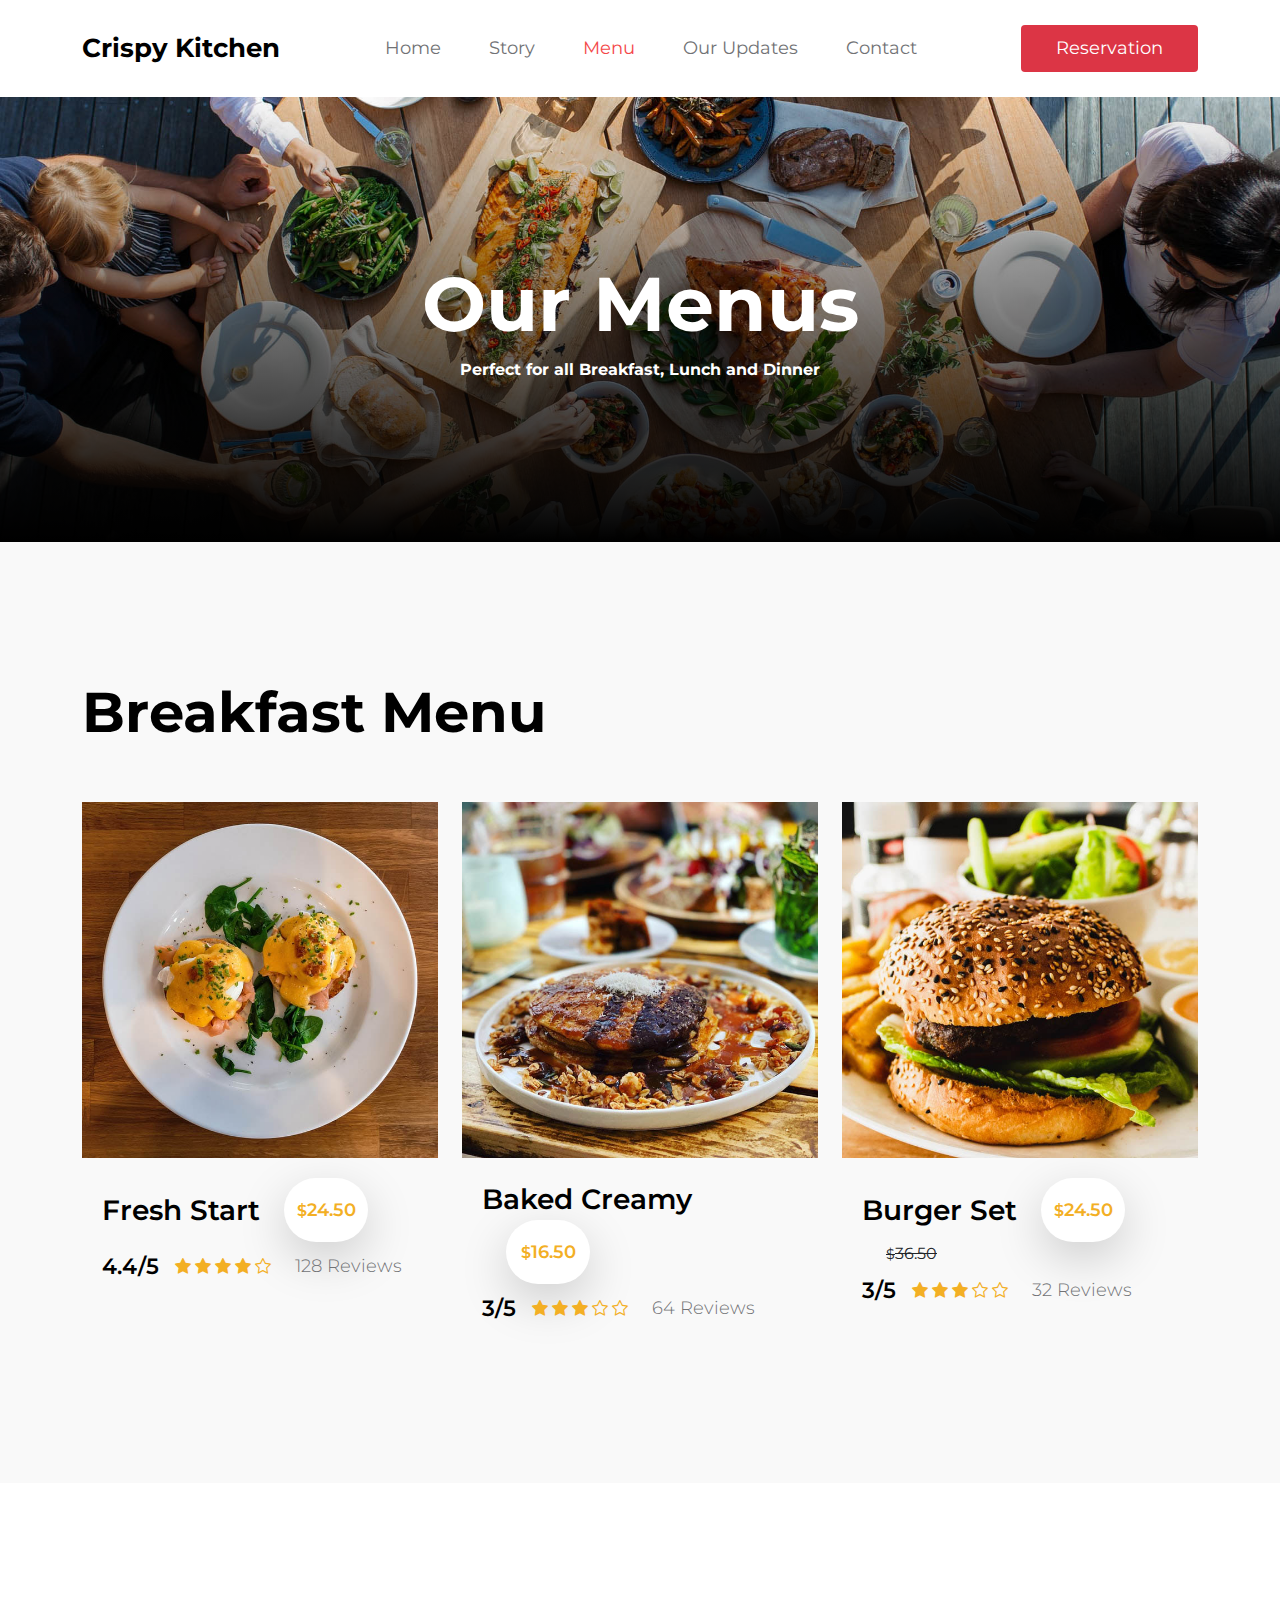
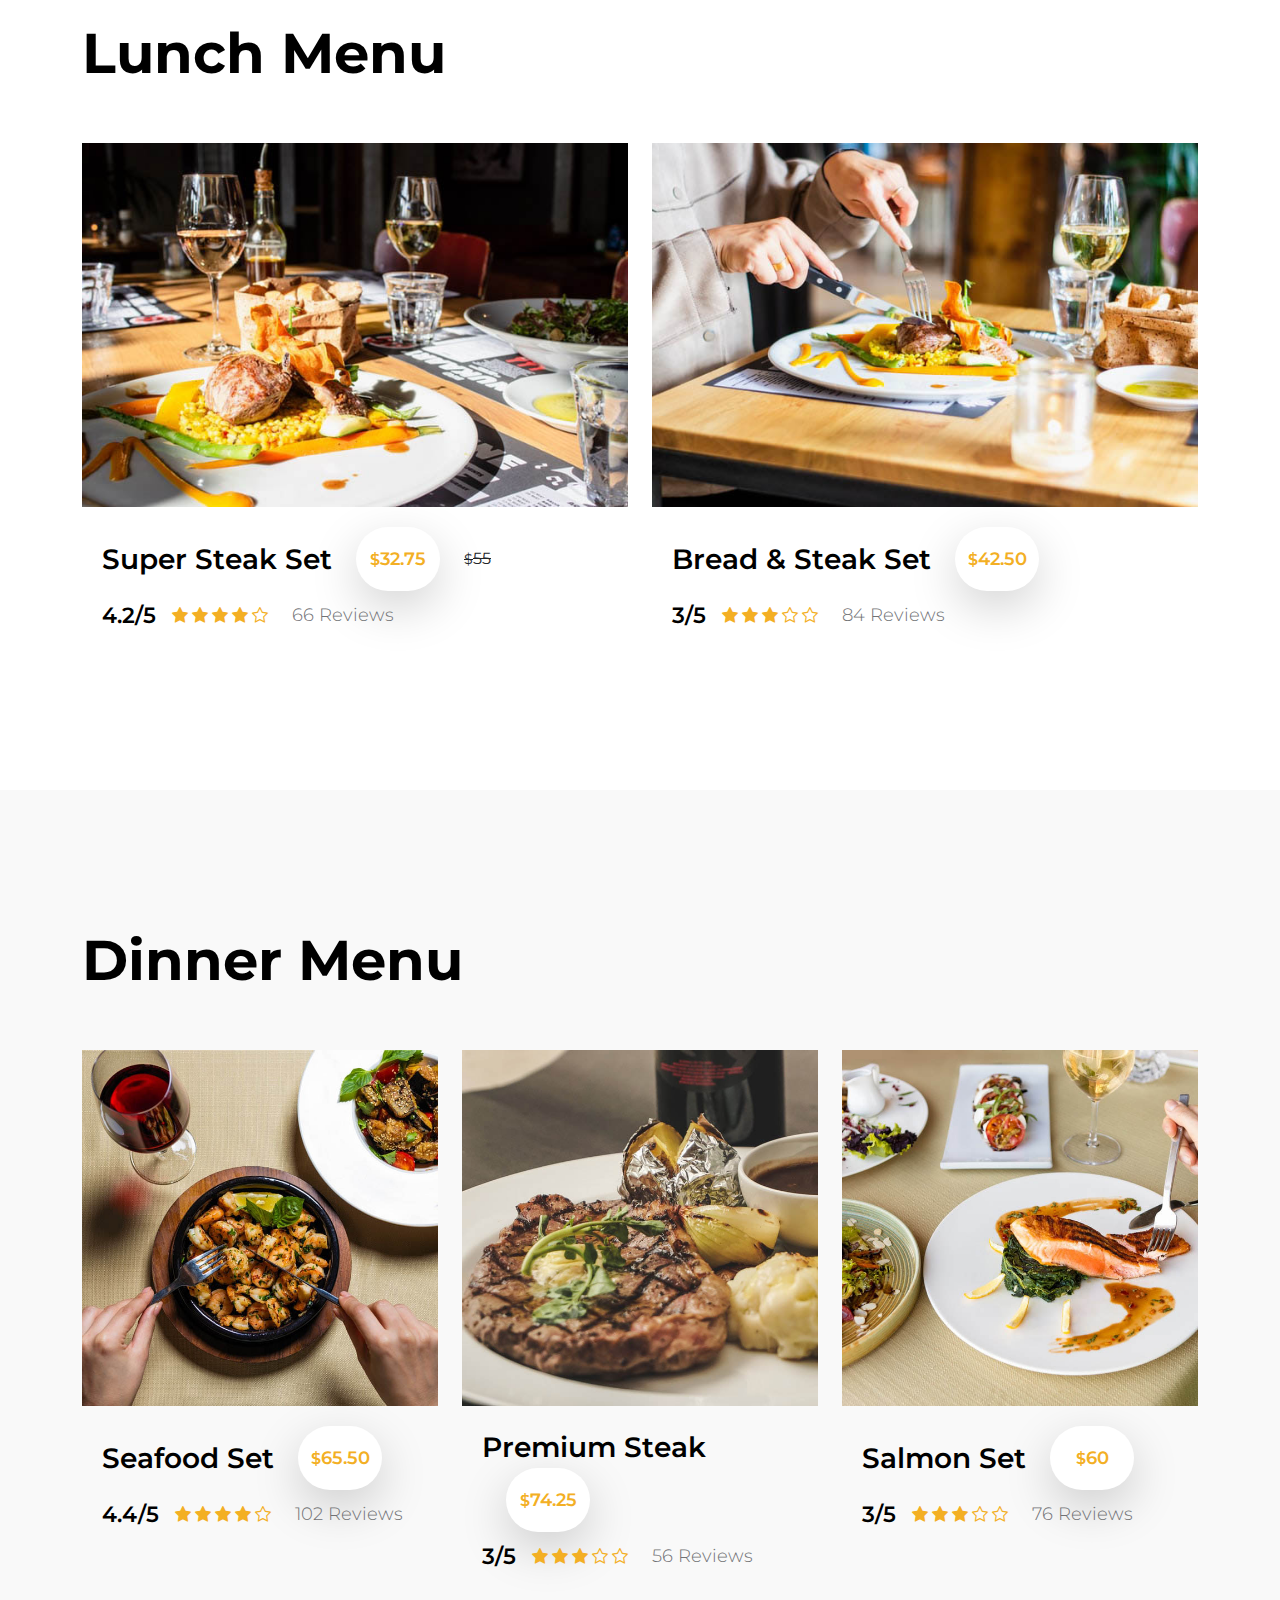
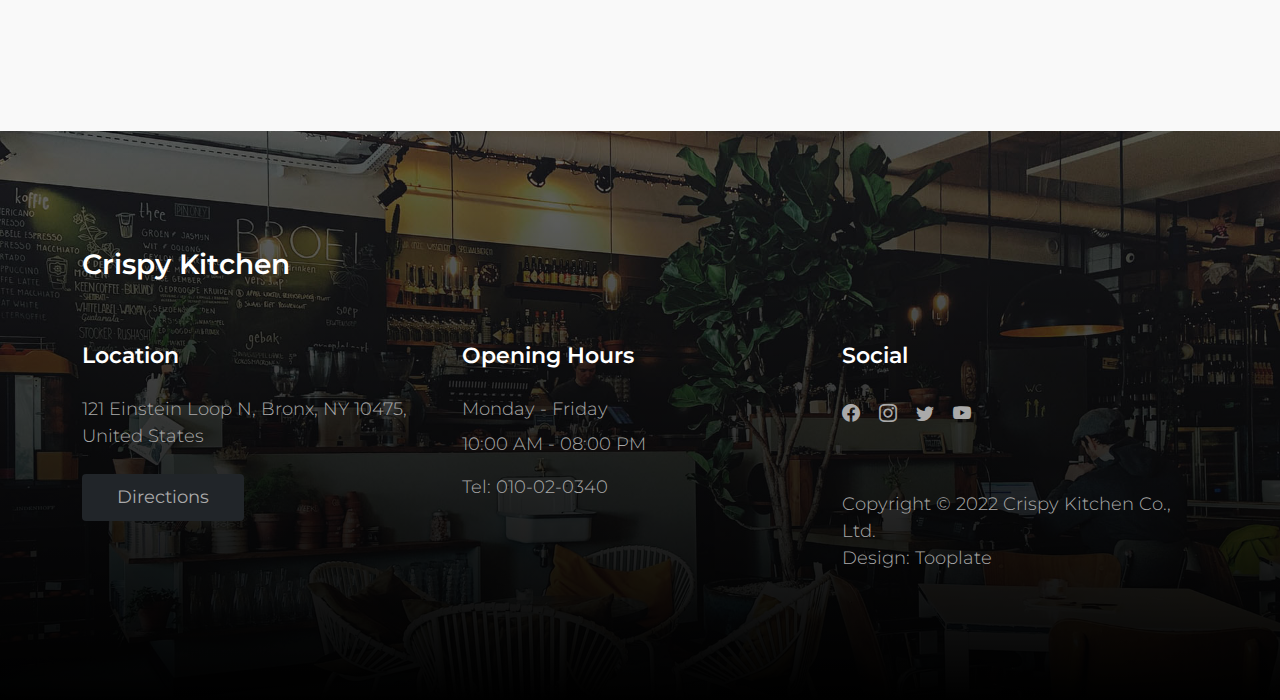
<file: menu.html>
<!doctype html>
<html lang="en">
    <head>
        <meta charset="utf-8">
        <meta name="viewport" content="width=device-width, initial-scale=1">

        <meta name="description" content="">
        <meta name="author" content="">

        <title>Crispy Kitchen Menu</title>

        <!-- CSS FILES -->      
        <link rel="preconnect" href="https://fonts.googleapis.com">
        
        <link rel="preconnect" href="https://fonts.gstatic.com" crossorigin>
        
        <link href="https://fonts.googleapis.com/css2?family=Montserrat:wght@300;400;600;700&display=swap" rel="stylesheet">                  
        <link href="css/bootstrap.min.css" rel="stylesheet">

        <link href="css/bootstrap-icons.css" rel="stylesheet">

        <link href="css/tooplate-crispy-kitchen.css" rel="stylesheet">
        
    </head>
    
    <body>
        
        <nav class="navbar navbar-expand-lg bg-white shadow-lg">
            <div class="container">
                <button class="navbar-toggler" type="button" data-bs-toggle="collapse" data-bs-target="#navbarNav" aria-controls="navbarNav" aria-expanded="false" aria-label="Toggle navigation">
                    <span class="navbar-toggler-icon"></span>
                </button>
                
                <a class="navbar-brand" href="index.html">
                    Crispy Kitchen
                </a>

                <div class="d-lg-none">
                    <button type="button" class="custom-btn btn btn-danger" data-bs-toggle="modal" data-bs-target="#BookingModal">Reservation</button>
                </div>

                <div class="collapse navbar-collapse" id="navbarNav">
                    <ul class="navbar-nav mx-auto">
                        <li class="nav-item">
                            <a class="nav-link" href="index.html">Home</a>
                        </li>

                        <li class="nav-item">
                            <a class="nav-link" href="about.html">Story</a>
                        </li>

                        <li class="nav-item">
                            <a class="nav-link active" href="menu.html">Menu</a>
                        </li>

                        <li class="nav-item">
                            <a class="nav-link" href="news.html">Our Updates</a>
                        </li>

                        <li class="nav-item">
                            <a class="nav-link" href="contact.html">Contact</a>
                        </li>
                    </ul>
                </div>

                <div class="d-none d-lg-block">
                    <button type="button" class="custom-btn btn btn-danger" data-bs-toggle="modal" data-bs-target="#BookingModal">Reservation</button>
                </div>

            </div>
        </nav>

        <main>

            <header class="site-header site-menu-header">
                <div class="container">
                    <div class="row">

                        <div class="col-lg-10 col-12 mx-auto">
                            <h1 class="text-white">Our Menus</h1>

                            <strong class="text-white">Perfect for all Breakfast, Lunch and Dinner</strong>
                        </div>

                    </div>
                </div>

                <div class="overlay"></div>
            </header>

            <section class="menu section-padding">
                <div class="container">
                    <div class="row">

                        <div class="col-12">
                            <h2 class="mb-lg-5 mb-4">Breakfast Menu</h2>
                        </div>

                        <div class="col-lg-4 col-md-6 col-12">
                            <div class="menu-thumb">
                                <img src="images/breakfast/brett-jordan-8xt8-HIFqc8-unsplash.jpg" class="img-fluid menu-image" alt="">

                                <div class="menu-info d-flex flex-wrap align-items-center">
                                    <h4 class="mb-0">Fresh Start</h4>

                                    <span class="price-tag bg-white shadow-lg ms-4"><small>$</small>24.50</span>

                                    <div class="d-flex flex-wrap align-items-center w-100 mt-2">
                                        <h6 class="reviews-text mb-0 me-3">4.4/5</h6>

                                        <div class="reviews-stars">
                                            <i class="bi-star-fill reviews-icon"></i>
                                            <i class="bi-star-fill reviews-icon"></i>
                                            <i class="bi-star-fill reviews-icon"></i>
                                            <i class="bi-star-fill reviews-icon"></i>
                                            <i class="bi-star reviews-icon"></i>
                                        </div>

                                        <p class="reviews-text mb-0 ms-4">128 Reviews</p>
                                    </div>
                                </div>
                            </div>
                        </div>

                        <div class="col-lg-4 col-md-6 col-12">
                            <div class="menu-thumb">
                                <img src="images/breakfast/lucas-swennen-1W_MyJSRLuQ-unsplash.jpg" class="img-fluid menu-image" alt="">

                                <div class="menu-info d-flex flex-wrap align-items-center">
                                    <h4 class="mb-0">Baked Creamy</h4>

                                    <span class="price-tag bg-white shadow-lg ms-4"><small>$</small>16.50</span>

                                    <div class="d-flex flex-wrap align-items-center w-100 mt-2">
                                        <h6 class="reviews-text mb-0 me-3">3/5</h6>

                                        <div class="reviews-stars">
                                            <i class="bi-star-fill reviews-icon"></i>
                                            <i class="bi-star-fill reviews-icon"></i>
                                            <i class="bi-star-fill reviews-icon"></i>
                                            <i class="bi-star reviews-icon"></i>
                                            <i class="bi-star reviews-icon"></i>
                                        </div>

                                        <p class="reviews-text mb-0 ms-4">64 Reviews</p>
                                    </div>
                                </div>
                            </div>
                        </div>

                        <div class="col-lg-4 col-md-6 col-12">
                            <div class="menu-thumb">
                                <img src="images/breakfast/louis-hansel-dphM2U1xq0U-unsplash.jpg" class="img-fluid menu-image" alt="">

                                <div class="menu-info d-flex flex-wrap align-items-center">
                                    <h4 class="mb-0">Burger Set</h4>

                                    <span class="price-tag bg-white shadow-lg ms-4"><small>$</small>24.50</span>

                                    <del class="ms-4"><small>$</small>36.50</del>

                                    <div class="d-flex flex-wrap align-items-center w-100 mt-2">
                                        <h6 class="reviews-text mb-0 me-3">3/5</h6>

                                        <div class="reviews-stars">
                                            <i class="bi-star-fill reviews-icon"></i>
                                            <i class="bi-star-fill reviews-icon"></i>
                                            <i class="bi-star-fill reviews-icon"></i>
                                            <i class="bi-star reviews-icon"></i>
                                            <i class="bi-star reviews-icon"></i>
                                        </div>

                                        <p class="reviews-text mb-0 ms-4">32 Reviews</p>
                                    </div>
                                </div>
                            </div>
                        </div>

                    </div>
                </div>
            </section>

            <section class="menu section-padding bg-white">
                <div class="container">
                    <div class="row">

                        <div class="col-12">
                            <h2 class="mb-lg-5 mb-4">Lunch Menu</h2>
                        </div>

                        <div class="col-lg-6 col-12">
                            <div class="menu-thumb">
                                <img src="images/lunch/louis-hansel-cH5IPjaAYyo-unsplash.jpg" class="img-fluid menu-image" alt="">

                                <div class="menu-info d-flex flex-wrap align-items-center">
                                    <h4 class="mb-0">Super Steak Set</h4>

                                    <span class="price-tag bg-white shadow-lg ms-4"><small>$</small>32.75</span>

                                    <del class="ms-4"><small>$</small>55</del>

                                    <div class="d-flex flex-wrap align-items-center w-100 mt-2">
                                        <h6 class="reviews-text mb-0 me-3">4.2/5</h6>

                                        <div class="reviews-stars">
                                            <i class="bi-star-fill reviews-icon"></i>
                                            <i class="bi-star-fill reviews-icon"></i>
                                            <i class="bi-star-fill reviews-icon"></i>
                                            <i class="bi-star-fill reviews-icon"></i>
                                            <i class="bi-star reviews-icon"></i>
                                        </div>

                                        <p class="reviews-text mb-0 ms-4">66 Reviews</p>
                                    </div>
                                </div>
                            </div>
                        </div>

                        <div class="col-lg-6 col-12">
                            <div class="menu-thumb">
                                <img src="images/lunch/louis-hansel-rheOvfxOlOA-unsplash.jpg" class="img-fluid menu-image" alt="">

                                <div class="menu-info d-flex flex-wrap align-items-center">
                                    <h4 class="mb-0">Bread &amp; Steak Set</h4>

                                    <span class="price-tag bg-white shadow-lg ms-4"><small>$</small>42.50</span>

                                    <div class="d-flex flex-wrap align-items-center w-100 mt-2">
                                        <h6 class="reviews-text mb-0 me-3">3/5</h6>

                                        <div class="reviews-stars">
                                            <i class="bi-star-fill reviews-icon"></i>
                                            <i class="bi-star-fill reviews-icon"></i>
                                            <i class="bi-star-fill reviews-icon"></i>
                                            <i class="bi-star reviews-icon"></i>
                                            <i class="bi-star reviews-icon"></i>
                                        </div>

                                        <p class="reviews-text mb-0 ms-4">84 Reviews</p>
                                    </div>
                                </div>
                            </div>
                        </div>

                    </div>
                </div>
            </section>

            <section class="menu section-padding">
                <div class="container">
                    <div class="row">

                        <div class="col-12">
                            <h2 class="mb-lg-5 mb-4">Dinner Menu</h2>
                        </div>

                        <div class="col-lg-4 col-md-6 col-12">
                            <div class="menu-thumb">
                                <img src="images/dinner/farhad-ibrahimzade-ZipYER3NLhY-unsplash.jpg" class="img-fluid menu-image" alt="">

                                <div class="menu-info d-flex flex-wrap align-items-center">
                                    <h4 class="mb-0">Seafood Set</h4>

                                    <span class="price-tag bg-white shadow-lg ms-4"><small>$</small>65.50</span>

                                    <div class="d-flex flex-wrap align-items-center w-100 mt-2">
                                        <h6 class="reviews-text mb-0 me-3">4.4/5</h6>

                                        <div class="reviews-stars">
                                            <i class="bi-star-fill reviews-icon"></i>
                                            <i class="bi-star-fill reviews-icon"></i>
                                            <i class="bi-star-fill reviews-icon"></i>
                                            <i class="bi-star-fill reviews-icon"></i>
                                            <i class="bi-star reviews-icon"></i>
                                        </div>

                                        <p class="reviews-text mb-0 ms-4">102 Reviews</p>
                                    </div>
                                </div>
                            </div>
                        </div>

                        <div class="col-lg-4 col-md-6 col-12">
                            <div class="menu-thumb">
                                <img src="images/dinner/keriliwi-c3mFafsFz2w-unsplash.jpg" class="img-fluid menu-image" alt="">

                                <div class="menu-info d-flex flex-wrap align-items-center">
                                    <h4 class="mb-0">Premium Steak</h4>

                                    <span class="price-tag bg-white shadow-lg ms-4"><small>$</small>74.25</span>

                                    <div class="d-flex flex-wrap align-items-center w-100 mt-2">
                                        <h6 class="reviews-text mb-0 me-3">3/5</h6>

                                        <div class="reviews-stars">
                                            <i class="bi-star-fill reviews-icon"></i>
                                            <i class="bi-star-fill reviews-icon"></i>
                                            <i class="bi-star-fill reviews-icon"></i>
                                            <i class="bi-star reviews-icon"></i>
                                            <i class="bi-star reviews-icon"></i>
                                        </div>

                                        <p class="reviews-text mb-0 ms-4">56 Reviews</p>
                                    </div>
                                </div>
                            </div>
                        </div>

                        <div class="col-lg-4 col-md-6 col-12">
                            <div class="menu-thumb">
                                <img src="images/dinner/farhad-ibrahimzade-isHUj3N0194-unsplash.jpg" class="img-fluid menu-image" alt="">

                                <div class="menu-info d-flex flex-wrap align-items-center">
                                    <h4 class="mb-0">Salmon Set</h4>

                                    <span class="price-tag bg-white shadow-lg ms-4"><small>$</small>60</span>

                                    <div class="d-flex flex-wrap align-items-center w-100 mt-2">
                                        <h6 class="reviews-text mb-0 me-3">3/5</h6>

                                        <div class="reviews-stars">
                                            <i class="bi-star-fill reviews-icon"></i>
                                            <i class="bi-star-fill reviews-icon"></i>
                                            <i class="bi-star-fill reviews-icon"></i>
                                            <i class="bi-star reviews-icon"></i>
                                            <i class="bi-star reviews-icon"></i>
                                        </div>

                                        <p class="reviews-text mb-0 ms-4">76 Reviews</p>
                                    </div>
                                </div>
                            </div>
                        </div>

                    </div>
                </div>
            </section>

        </main>

        <footer class="site-footer section-padding">
            
            <div class="container">
                
                <div class="row">

                    <div class="col-12">
                        <h4 class="text-white mb-4 me-5">Crispy Kitchen</h4>
                    </div>

                    <div class="col-lg-4 col-md-7 col-xs-12 tooplate-mt30">
                        <h6 class="text-white mb-lg-4 mb-3">Location</h6>

                        <p>121 Einstein Loop N, Bronx, NY 10475, United States</p>

                        <a href="https://goo.gl/maps/wZVGLA7q64uC1s886" class="custom-btn btn btn-dark mt-2">Directions</a>
                    </div>

                    <div class="col-lg-4 col-md-5 col-xs-12 tooplate-mt30">
                        <h6 class="text-white mb-lg-4 mb-3">Opening Hours</h6>

                        <p class="mb-2">Monday - Friday</p>

                        <p>10:00 AM - 08:00 PM</p>

                        <p>Tel: <a href="tel: 010-02-0340" class="tel-link">010-02-0340</a></p>
                    </div>

                    <div class="col-lg-4 col-md-6 col-xs-12 tooplate-mt30">
                        <h6 class="text-white mb-lg-4 mb-3">Social</h6>

                        <ul class="social-icon">
                            <li><a href="#" class="social-icon-link bi-facebook"></a></li>

                            <li><a href="#" class="social-icon-link bi-instagram"></a></li>

                            <li><a href="#" class="social-icon-link bi-twitter"></a></li>

                            <li><a href="#" class="social-icon-link bi-youtube"></a></li>
                        </ul>
                    
                        <p class="copyright-text tooplate-mt60">Copyright © 2022 Crispy Kitchen Co., Ltd.
                        <br>Design: <a rel="nofollow" href="https://www.tooplate.com/" target="_blank">Tooplate</a></p>
                        
                    </div>

                </div><!-- row ending -->
                
             </div><!-- container ending -->
             
        </footer>

        <!-- Modal -->
        <div class="modal fade" id="BookingModal" tabindex="-1" aria-labelledby="BookingModal" aria-hidden="true">
            <div class="modal-dialog modal-dialog-centered modal-xl">
                <div class="modal-content">
                    <div class="modal-header">
                        <h3 class="mb-0">Reserve a table</h3>

                        <button type="button" class="btn-close" data-bs-dismiss="modal" aria-label="Close"></button>
                    </div>

                    <div class="modal-body d-flex flex-column justify-content-center">
                        <div class="booking">
                            
                            <form class="booking-form row" role="form" action="#" method="post">
                                <div class="col-lg-6 col-12">
                                    <label for="name" class="form-label">Full Name</label>

                                    <input type="text" name="name" id="name" class="form-control" placeholder="Your Name" required>
                                </div>

                                <div class="col-lg-6 col-12">
                                    <label for="email" class="form-label">Email Address</label>

                                    <input type="email" name="email" id="email" pattern="[^ @]*@[^ @]*" class="form-control" placeholder="your@email.com" required>
                                </div>

                                <div class="col-lg-6 col-12">
                                    <label for="phone" class="form-label">Phone Number</label>

                                    <input type="telephone" name="phone" id="phone" pattern="[0-9]{3}-[0-9]{3}-[0-9]{4}" class="form-control" placeholder="123-456-7890">
                                </div>

                                <div class="col-lg-6 col-12">
                                    <label for="people" class="form-label">Number of persons</label>

                                    <input type="text" name="people" id="people" class="form-control" placeholder="12 persons">
                                </div>

                                <div class="col-lg-6 col-12">
                                    <label for="date" class="form-label">Date</label>

                                    <input type="date" name="date" id="date" value="" class="form-control">
                                </div>

                                <div class="col-lg-6 col-12">
                                    <label for="time" class="form-label">Time</label>

                                    <select class="form-select form-control" name="time" id="time">
                                      <option value="5" selected>5:00 PM</option>
                                      <option value="6">6:00 PM</option>
                                      <option value="7">7:00 PM</option>
                                      <option value="8">8:00 PM</option>
                                      <option value="9">9:00 PM</option>
                                    </select>
                                </div>

                                <div class="col-12">
                                    <label for="message" class="form-label">Special Request</label>

                                    <textarea class="form-control" rows="4" id="message" name="message" placeholder=""></textarea>
                                </div>

                                <div class="col-lg-4 col-12 ms-auto">
                                    <button type="submit" class="form-control">Submit Request</button>
                                </div>
                            </form>
                        </div>
                    </div>

                    <div class="modal-footer"></div>
                    
                </div>
                
            </div>
        </div>

        <!-- JAVASCRIPT FILES -->
        <script src="js/jquery.min.js"></script>
        <script src="js/bootstrap.bundle.min.js"></script>
        <script src="js/custom.js"></script>

    </body>
</html>
</file>
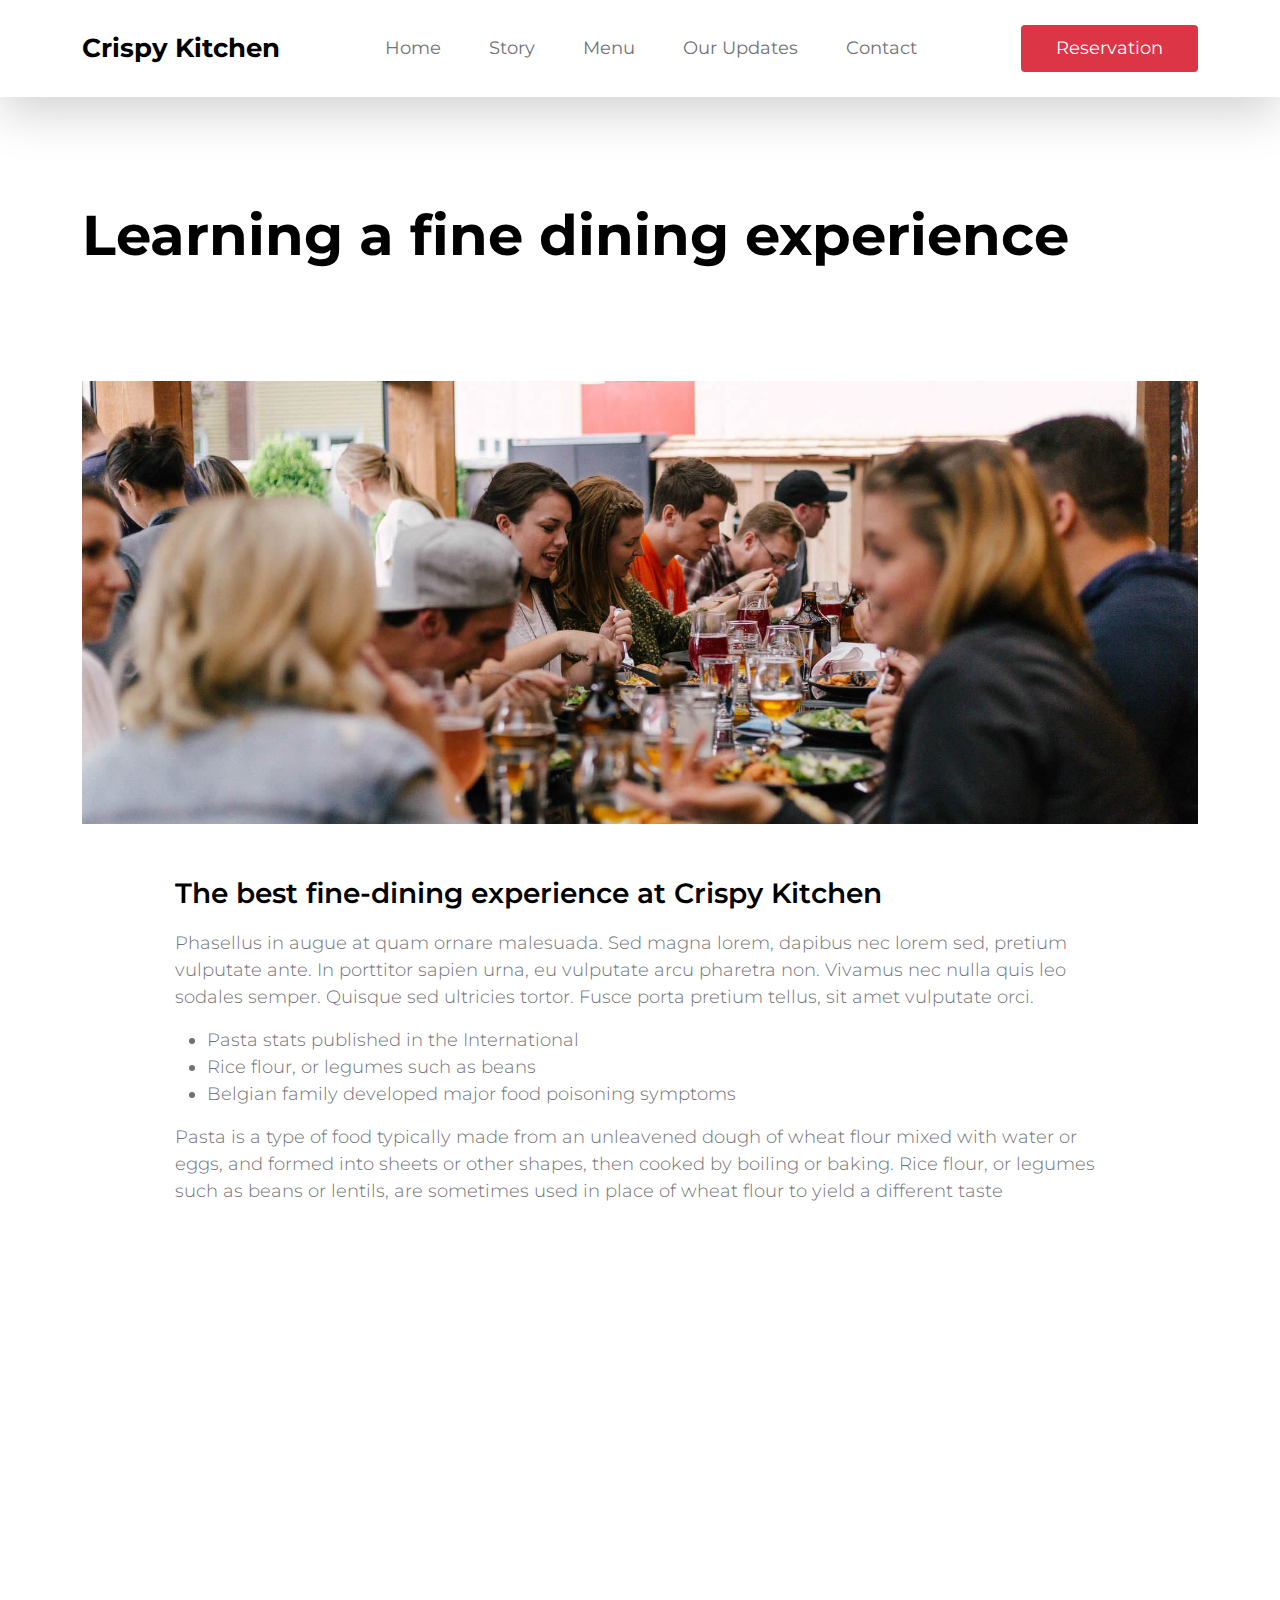
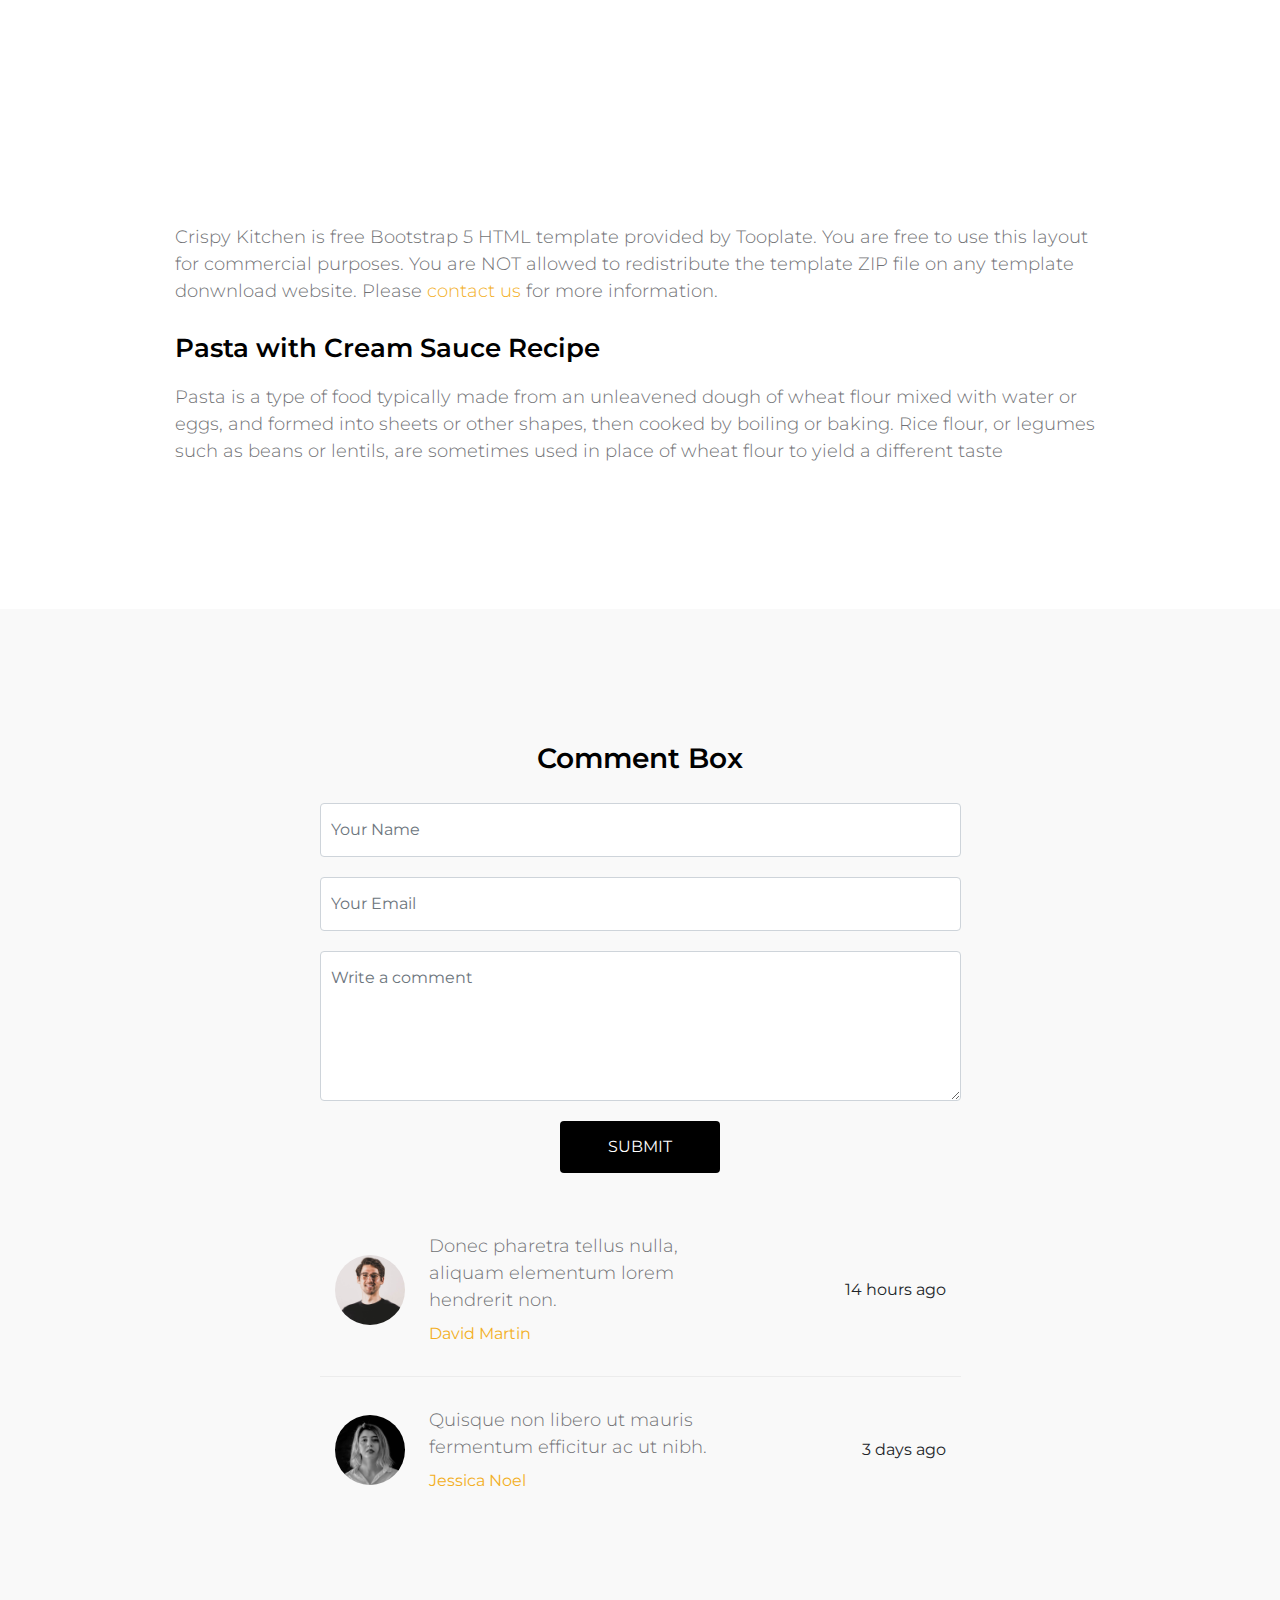
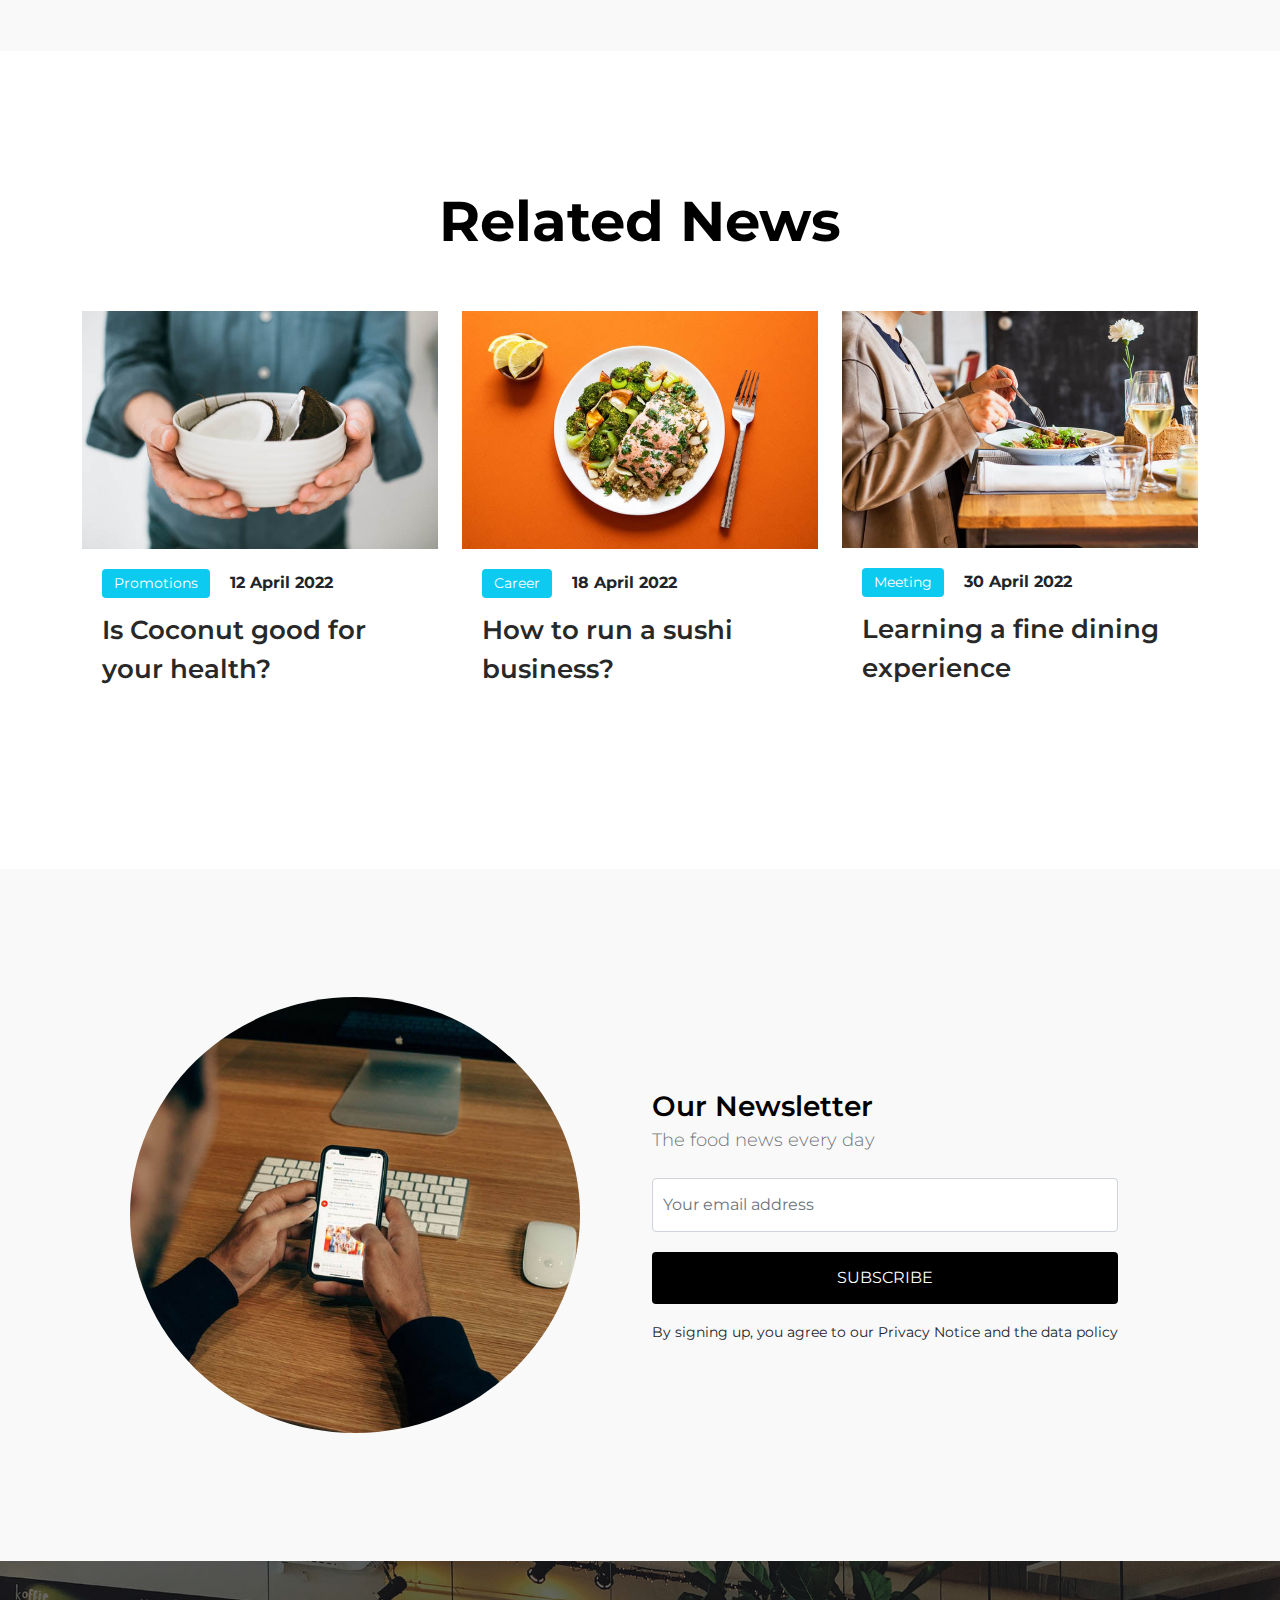
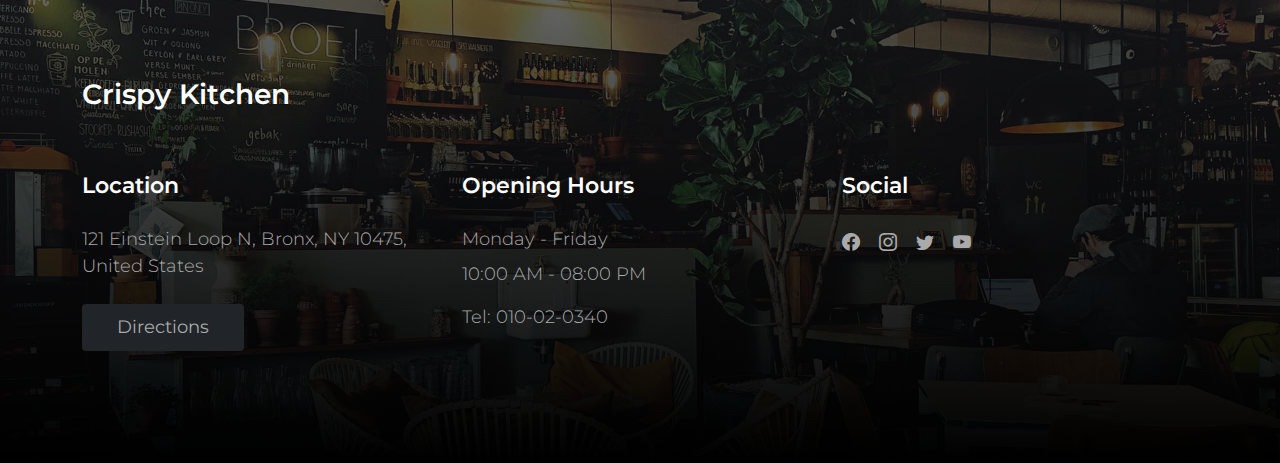
<file: news-detail.html>
<!doctype html>
<html lang="en">
    <head>
        <meta charset="utf-8">
        <meta name="viewport" content="width=device-width, initial-scale=1">

        <meta name="description" content="">
        <meta name="author" content="">

        <title>Crispy Kitchen - News Page</title>

        <!-- CSS FILES -->  
        <link rel="preconnect" href="https://fonts.googleapis.com">
        
        <link rel="preconnect" href="https://fonts.gstatic.com" crossorigin>
        
        <link href="https://fonts.googleapis.com/css2?family=Montserrat:wght@300;400;600;700&display=swap" rel="stylesheet">                      
        <link href="css/bootstrap.min.css" rel="stylesheet">

        <link href="css/bootstrap-icons.css" rel="stylesheet">

        <link href="css/tooplate-crispy-kitchen.css" rel="stylesheet">
    </head>
    
    <body>
        
        <nav class="navbar navbar-expand-lg bg-white shadow-lg">
            <div class="container">
                <button class="navbar-toggler" type="button" data-bs-toggle="collapse" data-bs-target="#navbarNav" aria-controls="navbarNav" aria-expanded="false" aria-label="Toggle navigation">
                    <span class="navbar-toggler-icon"></span>
                </button>
                
                <a class="navbar-brand" href="index.html">
                    Crispy Kitchen
                </a>

                <div class="d-lg-none">
                    <button type="button" class="custom-btn btn btn-danger" data-bs-toggle="modal" data-bs-target="#BookingModal">Reservation</button>
                </div>

                <div class="collapse navbar-collapse" id="navbarNav">
                    <ul class="navbar-nav mx-auto">
                        <li class="nav-item">
                            <a class="nav-link" href="index.html">Home</a>
                        </li>

                        <li class="nav-item">
                            <a class="nav-link" href="about.html">Story</a>
                        </li>

                        <li class="nav-item">
                            <a class="nav-link" href="menu.html">Menu</a>
                        </li>

                        <li class="nav-item">
                            <a class="nav-link" href="news.html">Our Updates</a>
                        </li>

                        <li class="nav-item">
                            <a class="nav-link" href="contact.html">Contact</a>
                        </li>
                    </ul>
                </div>

                <div class="d-none d-lg-block">
                    <button type="button" class="custom-btn btn btn-danger" data-bs-toggle="modal" data-bs-target="#BookingModal">Reservation</button>
                </div>

            </div>
        </nav>

        <main>

            <header class="site-header site-news-detail-header">
                <div class="container">
                    <div class="row">

                        <div class="col-12">
                            <h2>Learning a fine dining experience</h2>
                        </div>

                    </div>
                </div>
            </header>

            <section class="news-detail section-padding pt-0">
                <div class="container">
                    <div class="row">

                        <div class="col-lg-12 col-12">
                            <img src="images/news/news-detail-header.jpg" class="img-fluid news-detail-image" alt="fine dining experience">

                            <div class="col-lg-10 col-10 mx-auto mt-5">
                                
                                <h4 class="mb-3">The best fine-dining experience at Crispy Kitchen</h4>

                                <p>Phasellus in augue at quam ornare malesuada. Sed magna lorem, dapibus nec lorem sed, pretium vulputate ante. In porttitor sapien urna, eu vulputate arcu pharetra non. Vivamus nec nulla quis leo sodales semper. Quisque sed ultricies tortor. Fusce porta pretium tellus, sit amet vulputate orci.</p>

                                <ul class="list">
                                    <li class="list-item">Pasta stats published in the International</li>

                                    <li class="list-item">Rice flour, or legumes such as beans</li>

                                    <li class="list-item">Belgian family developed major food poisoning symptoms</li>
                                </ul>

                                <p>Pasta is a type of food typically made from an unleavened dough of wheat flour mixed with water or eggs, and formed into sheets or other shapes, then cooked by boiling or baking. Rice flour, or legumes such as beans or lentils, are sometimes used in place of wheat flour to yield a different taste</p>

                                <div class="ratio ratio-16x9 my-5">
                                    <iframe width="560" height="315" src="https://www.youtube.com/embed/6vebbDZxoKE?controls=0" title="YouTube video player" frameborder="0" allow="accelerometer; autoplay; clipboard-write; encrypted-media; gyroscope; picture-in-picture" allowfullscreen></iframe>
                                </div>

                                <p>Crispy Kitchen is free Bootstrap 5 HTML template provided by Tooplate. You are free to use this layout for commercial purposes. You are NOT allowed to redistribute the template ZIP file on any template donwnload website. Please <a href="https://www.tooplate.com/contact" target="_blank">contact us</a> for more information.</p>

                                <h5 class="mt-4 mb-3">Pasta with Cream Sauce Recipe</h5>

                                <p>Pasta is a type of food typically made from an unleavened dough of wheat flour mixed with water or eggs, and formed into sheets or other shapes, then cooked by boiling or baking. Rice flour, or legumes such as beans or lentils, are sometimes used in place of wheat flour to yield a different taste</p>
                            </div>
                        </div>

                    </div>
                </div>
            </section>

            <section class="comments section-padding">
                <div class="container">
                    <div class="row">

                        <div class="col-12">
                            <h4 class="text-center mb-4">Comment Box</h4>
                        </div>

                        <div class="col-lg-7 col-12 mx-auto">
                            <form class="custom-form comment-form" action="#" method="get" role="form">
                            	
                                <input type="text" name="comment-name" id="comment-name" class="form-control" placeholder="Your Name" required>
                                
                                <input type="email" name="comment-email" id="comment-email" pattern="[^ @]*@[^ @]*" class="form-control" placeholder="Your Email" required="">
                            
                                <textarea class="form-control" rows="5" id="comment" name="comment" placeholder="Write a comment" required></textarea>

                                <div class="col-lg-3 col-4 mx-auto">
                                    <button type="submit" class="form-control" id="subscribe">Submit</button>
                                </div>
                            </form>

                            <div class="news-author d-flex flex-wrap align-items-center">
                                <img src="images/author/alexander-hipp-iEEBWgY_6lA-unsplash.jpg" class="img-fluid news-author-image" alt="">

                                <div class="ms-4 w-50">
                                    <p class="mb-2">Donec pharetra tellus nulla, aliquam elementum lorem hendrerit non.</p>
                                    
                                    <a href="#">David Martin</a>
                                </div>

                                <span class="ms-auto">14 hours ago</span>
                            </div>

                            <div class="news-author d-flex flex-wrap align-items-center">
                                <img src="images/author/shoeib-abolhassani-ojl7T2Ah93U-unsplash.jpg" class="img-fluid news-author-image" alt="">

                                <div class="ms-4 w-50">
                                    <p class="mb-2">Quisque non libero ut mauris fermentum efficitur ac ut nibh.</p>
                                    
                                    <a href="#">Jessica Noel</a>
                                </div>

                                <span class="ms-auto">3 days ago</span>
                            </div>
                        </div>

                    </div>
                </div>
            </section>

            <section class="related-news section-padding bg-white">
                <div class="container">
                    <div class="row">

                        <h2 class="text-center mb-lg-5 mb-4">Related News</h2>

                        <div class="col-lg-4 col-md-6 col-12">
                            <div class="news-thumb mb-4">
                                <a href="news-detail.html">
                                    <img src="images/news/gilles-lambert-S_LhjpfIdm4-unsplash.jpg" class="img-fluid news-image" alt="">
                                </a>
                                
                                <div class="news-text-info">
                                    <span class="category-tag me-3 bg-info">Promotions</span>

                                    <strong>12 April 2022</strong>

                                    <h5 class="news-title mt-2">
                                        <a href="news-detail.html" class="news-title-link">Is Coconut good for your health?</a>
                                    </h5>
                                </div>
                            </div> 
                        </div>

                        <div class="col-lg-4 col-md-6 col-12">
                            <div class="news-thumb mb-4">
                                <a href="news-detail.html">
                                    <img src="images/news/ella-olsson-mmnKI8kMxpc-unsplash.jpg" class="img-fluid news-image" alt="">
                                </a>
                                
                                <div class="news-text-info">
                                    <span class="category-tag me-3 bg-info">Career</span>

                                    <strong>18 April 2022</strong>

                                    <h5 class="news-title mt-2">
                                        <a href="news-detail.html" class="news-title-link">How to run a sushi business?</a>
                                    </h5>
                                </div>
                            </div> 
                        </div>

                        <div class="col-lg-4 col-md-6 col-12">
                            <div class="news-thumb mb-4">
                                <a href="news-detail.html">
                                    <img src="images/news/louis-hansel-GiIiRV0FjwU-unsplash.jpg" class="img-fluid news-image" alt="">
                                </a>
                                
                                <div class="news-text-info">
                                    <span class="category-tag me-3 bg-info">Meeting</span>

                                    <strong>30 April 2022</strong>

                                    <h5 class="news-title mt-2">
                                        <a href="news-detail.html" class="news-title-link">Learning a fine dining experience</a>
                                    </h5>
                                </div>
                            </div> 
                        </div>

                    </div>
                </div>
            </section>

            <section class="newsletter section-padding">
                <div class="container">
                    <div class="row">

                        <div class="col-lg-6 col-12">
                            <img src="images/charles-deluvio-FdDkfYFHqe4-unsplash.jpg" class="img-fluid newsletter-image" alt="">
                        </div>

                        <div class="col-lg-6 col-12 d-flex align-items-center mt-5 mt-lg-0 mx-auto">
                            <div class="subscribe-form-wrap">
                                <h4 class="mb-0">Our Newsletter</h4>

                                <p>The food news every day</p>

                                <form class="custom-form subscribe-form mt-4" role="form">
                                    <input type="email" name="subscribe-email" id="subscribe-email" pattern="[^ @]*@[^ @]*" class="form-control" placeholder="Your email address" required="">

                                    <button type="submit" class="form-control mb-3" id="subscribe">Subscribe</button>

                                    <small>By signing up, you agree to our Privacy Notice and the data policy</small>
                                    </div>
                                </form>
                            </div>
                        </div>

                    </div>
                </div>
            </section>

        </main>

        <footer class="site-footer section-padding">
            
            <div class="container">
                
                <div class="row">

                    <div class="col-12">
                        <h4 class="text-white mb-4 me-5">Crispy Kitchen</h4>
                    </div>

                    <div class="col-lg-4 col-md-7 col-xs-12 tooplate-mt30">
                        <h6 class="text-white mb-lg-4 mb-3">Location</h6>

                        <p>121 Einstein Loop N, Bronx, NY 10475, United States</p>

                        <a href="https://goo.gl/maps/wZVGLA7q64uC1s886" class="custom-btn btn btn-dark mt-2">Directions</a>
                    </div>

                    <div class="col-lg-4 col-md-5 col-xs-12 tooplate-mt30">
                        <h6 class="text-white mb-lg-4 mb-3">Opening Hours</h6>

                        <p class="mb-2">Monday - Friday</p>

                        <p>10:00 AM - 08:00 PM</p>

                        <p>Tel: <a href="tel: 010-02-0340" class="tel-link">010-02-0340</a></p>
                    </div>

                    <div class="col-lg-4 col-md-6 col-xs-12 tooplate-mt30">
                        <h6 class="text-white mb-lg-4 mb-3">Social</h6>

                        <ul class="social-icon">
                            <li><a href="#" class="social-icon-link bi-facebook"></a></li>

                            <li><a href="#" class="social-icon-link bi-instagram"></a></li>

                            <li><a href="#" class="social-icon-link bi-twitter"></a></li>

                            <li><a href="#" class="social-icon-link bi-youtube"></a></li>
                        </ul>
                    
                       
                        
                    </div>

                </div><!-- row ending -->
                
             </div><!-- container ending -->
             
        </footer>

        <!-- Modal -->
        <div class="modal fade" id="BookingModal" tabindex="-1" aria-labelledby="BookingModal" aria-hidden="true">
            <div class="modal-dialog modal-dialog-centered modal-xl">
                <div class="modal-content">
                    <div class="modal-header">
                        <h3 class="mb-0">Reserve a table</h3>

                        <button type="button" class="btn-close" data-bs-dismiss="modal" aria-label="Close"></button>
                    </div>

                    <div class="modal-body d-flex flex-column justify-content-center">
                        <div class="booking">
                            
                            <form class="booking-form row" role="form" action="#" method="post">
                                <div class="col-lg-6 col-12">
                                    <label for="name" class="form-label">Full Name</label>

                                    <input type="text" name="name" id="name" class="form-control" placeholder="Your Name" required>
                                </div>

                                <div class="col-lg-6 col-12">
                                    <label for="email" class="form-label">Email Address</label>

                                    <input type="email" name="email" id="email" pattern="[^ @]*@[^ @]*" class="form-control" placeholder="your@email.com" required>
                                </div>

                                <div class="col-lg-6 col-12">
                                    <label for="phone" class="form-label">Phone Number</label>

                                    <input type="telephone" name="phone" id="phone" pattern="[0-9]{3}-[0-9]{3}-[0-9]{4}" class="form-control" placeholder="123-456-7890">
                                </div>

                                <div class="col-lg-6 col-12">
                                    <label for="people" class="form-label">Number of persons</label>

                                    <input type="text" name="people" id="people" class="form-control" placeholder="12 persons">
                                </div>

                                <div class="col-lg-6 col-12">
                                    <label for="date" class="form-label">Date</label>

                                    <input type="date" name="date" id="date" value="" class="form-control">
                                </div>

                                <div class="col-lg-6 col-12">
                                    <label for="time" class="form-label">Time</label>

                                    <select class="form-select form-control" name="time" id="time">
                                      <option value="5" selected>5:00 PM</option>
                                      <option value="6">6:00 PM</option>
                                      <option value="7">7:00 PM</option>
                                      <option value="8">8:00 PM</option>
                                      <option value="9">9:00 PM</option>
                                    </select>
                                </div>

                                <div class="col-12">
                                    <label for="message" class="form-label">Special Request</label>

                                    <textarea class="form-control" rows="4" id="message" name="message" placeholder=""></textarea>
                                </div>

                                <div class="col-lg-4 col-12 ms-auto">
                                    <button type="submit" class="form-control">Submit Request</button>
                                </div>
                            </form>
                        </div>
                    </div>

                    <div class="modal-footer"></div>
                    
                </div>
                
            </div>
        </div>

        <!-- JAVASCRIPT FILES -->
        <script src="js/jquery.min.js"></script>
        <script src="js/bootstrap.bundle.min.js"></script>
        <script src="js/custom.js"></script>

    </body>
</html>
</file>
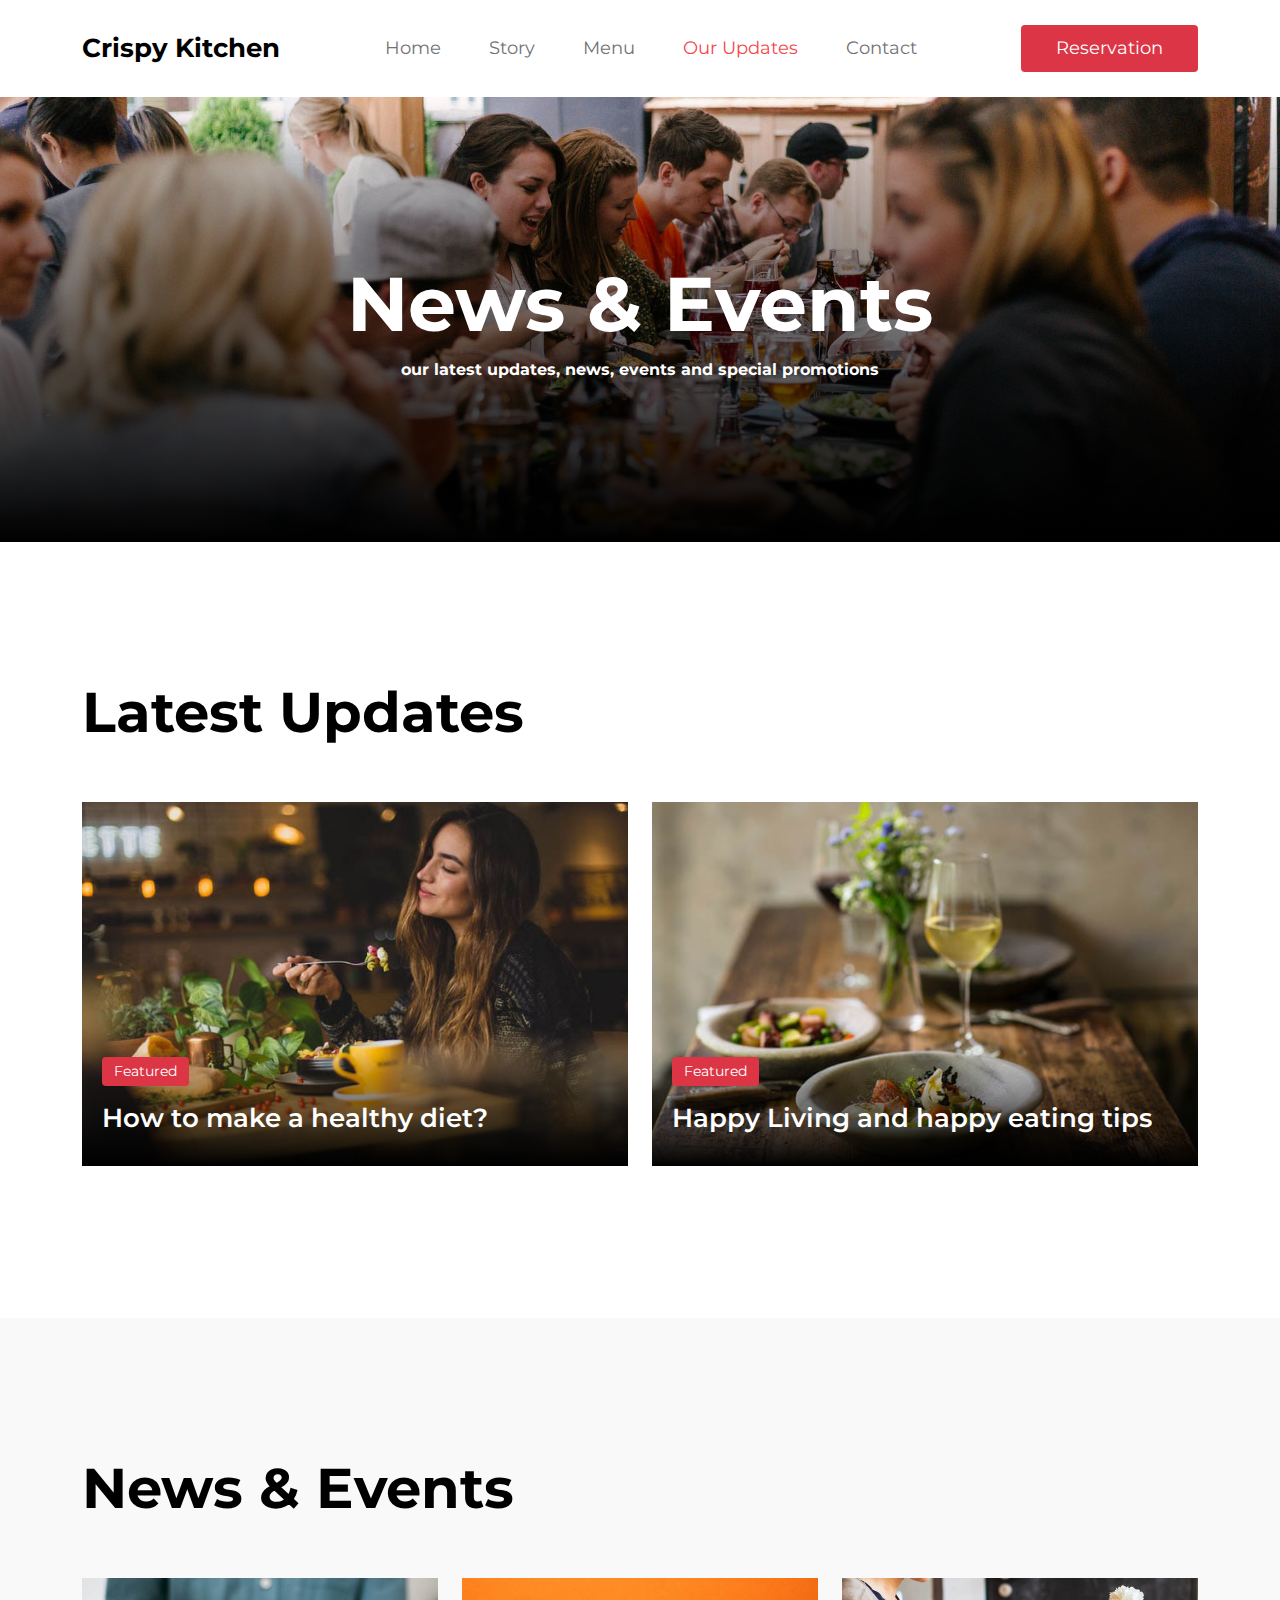
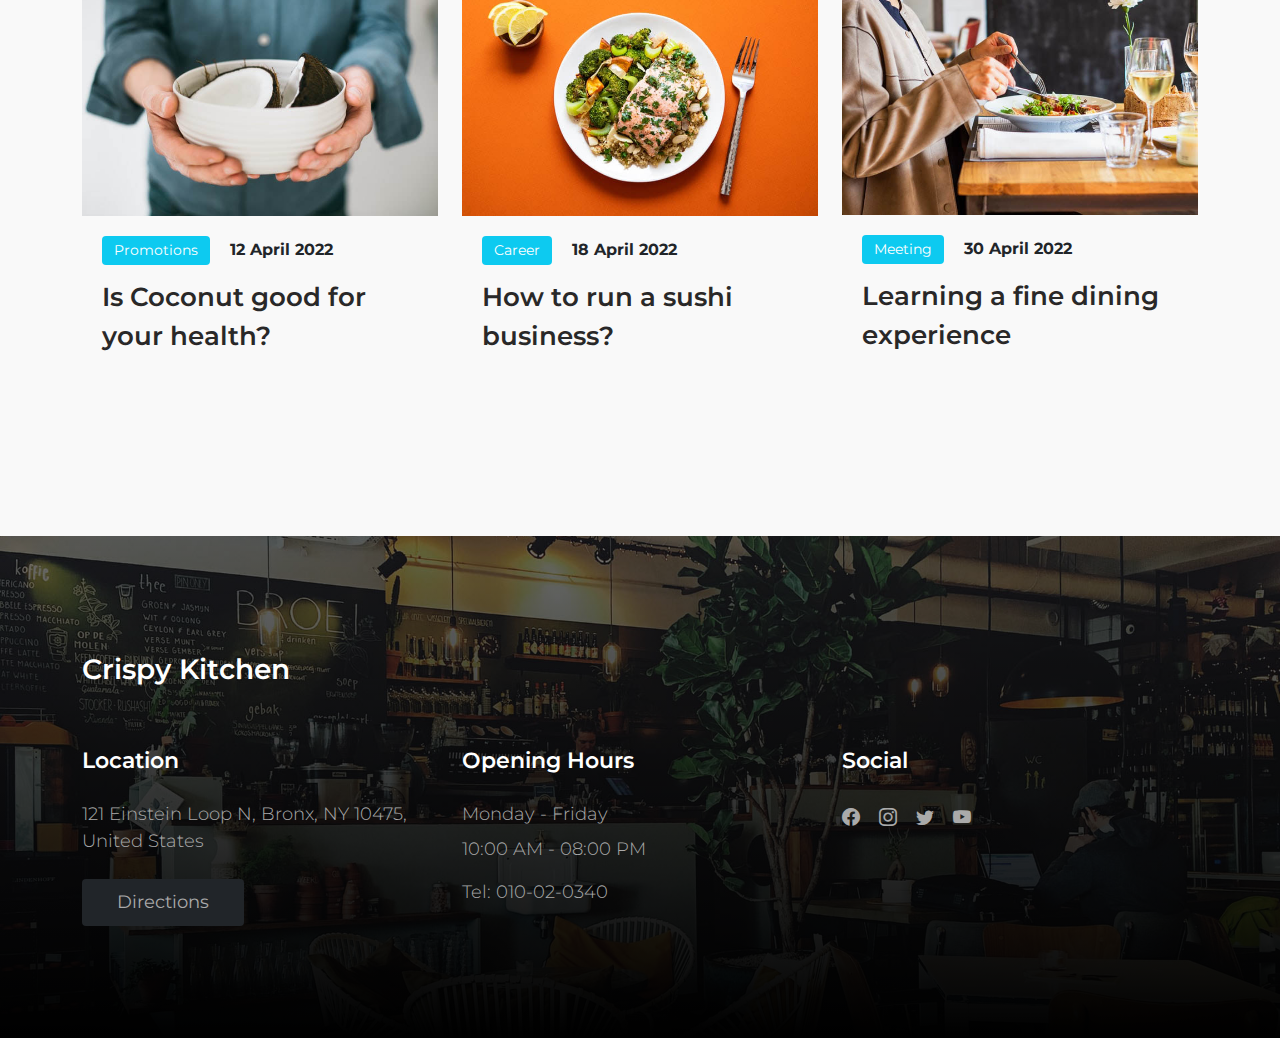
<file: news.html>
<!doctype html>
<html lang="en">
    <head>
        <meta charset="utf-8">
        <meta name="viewport" content="width=device-width, initial-scale=1">

        <meta name="description" content="">
        <meta name="author" content="">

        <title>Crispy Kitchen - News Section</title>

        <!-- CSS FILES --> 
        <link rel="preconnect" href="https://fonts.googleapis.com">
        
        <link rel="preconnect" href="https://fonts.gstatic.com" crossorigin>
        
        <link href="https://fonts.googleapis.com/css2?family=Montserrat:wght@300;400;600;700&display=swap" rel="stylesheet">                       
        <link href="css/bootstrap.min.css" rel="stylesheet">

        <link href="css/bootstrap-icons.css" rel="stylesheet">

        <link href="css/tooplate-crispy-kitchen.css" rel="stylesheet">
    </head>
    
    <body>
        
        <nav class="navbar navbar-expand-lg bg-white shadow-lg">
            <div class="container">
                <button class="navbar-toggler" type="button" data-bs-toggle="collapse" data-bs-target="#navbarNav" aria-controls="navbarNav" aria-expanded="false" aria-label="Toggle navigation">
                    <span class="navbar-toggler-icon"></span>
                </button>
                
                <a class="navbar-brand" href="index.html">
                    Crispy Kitchen
                </a>

                <div class="d-lg-none">
                    <button type="button" class="custom-btn btn btn-danger" data-bs-toggle="modal" data-bs-target="#BookingModal">Reservation</button>
                </div>

                <div class="collapse navbar-collapse" id="navbarNav">
                    <ul class="navbar-nav mx-auto">
                        <li class="nav-item">
                            <a class="nav-link" href="index.html">Home</a>
                        </li>

                        <li class="nav-item">
                            <a class="nav-link" href="about.html">Story</a>
                        </li>

                        <li class="nav-item">
                            <a class="nav-link" href="menu.html">Menu</a>
                        </li>

                        <li class="nav-item">
                            <a class="nav-link active" href="news.html">Our Updates</a>
                        </li>

                        <li class="nav-item">
                            <a class="nav-link" href="contact.html">Contact</a>
                        </li>
                    </ul>
                </div>

                <div class="d-none d-lg-block">
                    <button type="button" class="custom-btn btn btn-danger" data-bs-toggle="modal" data-bs-target="#BookingModal">Reservation</button>
                </div>

            </div>
        </nav>

        <main>

            <header class="site-header site-news-header">
                <div class="container">
                    <div class="row">

                        <div class="col-lg-10 col-12 mx-auto">
                            <h1 class="text-white">News &amp; Events</h1>

                            <strong class="text-white">our latest updates, news, events and special promotions</strong>
                        </div>

                    </div>
                </div>

                <div class="overlay"></div>
            </header>

            <section class="news section-padding bg-white">
                <div class="container">
                    <div class="row">

                        <h2 class="mb-lg-5 mb-4">Latest Updates</h2>
                        
                        <div class="col-lg-6 col-md-6 col-12">
                            <div class="news-thumb mb-4">
                                <a href="news-detail.html">
                                    <img src="images/news/pablo-merchan-montes-Orz90t6o0e4-unsplash.jpg" class="img-fluid news-image" alt="">
                                </a>
                                
                                <div class="news-text-info news-text-info-large">
                                    <span class="category-tag bg-danger">Featured</span>

                                    <h5 class="news-title mt-2">
                                        <a href="news-detail.html" class="news-title-link">How to make a healthy diet?</a>
                                    </h5>
                                </div>
                            </div> 
                        </div>

                        <div class="col-lg-6 col-md-6 col-12">
                            <div class="news-thumb mb-4">
                                <a href="news-detail.html">
                                    <img src="images/news/stefan-johnson-xIFbDeGcy44-unsplash.jpg" class="img-fluid news-image" alt="">
                                </a>
                                
                                <div class="news-text-info news-text-info-large">
                                    <span class="category-tag bg-danger">Featured</span>

                                    <h5 class="news-title mt-2">
                                        <a href="news-detail.html" class="news-title-link">Happy Living and happy eating tips</a>
                                    </h5>
                                </div>
                            </div> 
                        </div>

                    </div>
                </div>
            </section>

            <section class="news section-padding">
                <div class="container">
                    <div class="row">

                        <div class="col-12">
                            <h2 class="mb-lg-5 mb-4">News &amp; Events</h2>
                        </div>

                        <div class="col-lg-4 col-md-6 col-12">
                            <div class="news-thumb mb-4">
                                <a href="news-detail.html">
                                    <img src="images/news/gilles-lambert-S_LhjpfIdm4-unsplash.jpg" class="img-fluid news-image" alt="">
                                </a>
                                
                                <div class="news-text-info">
                                    <span class="category-tag me-3 bg-info">Promotions</span>

                                    <strong>12 April 2022</strong>

                                    <h5 class="news-title mt-2">
                                        <a href="news-detail.html" class="news-title-link">Is Coconut good for your health?</a>
                                    </h5>
                                </div>
                            </div> 
                        </div>

                        <div class="col-lg-4 col-md-6 col-12">
                            <div class="news-thumb mb-4">
                                <a href="news-detail.html">
                                    <img src="images/news/ella-olsson-mmnKI8kMxpc-unsplash.jpg" class="img-fluid news-image" alt="">
                                </a>
                                
                                <div class="news-text-info">
                                    <span class="category-tag me-3 bg-info">Career</span>

                                    <strong>18 April 2022</strong>

                                    <h5 class="news-title mt-2">
                                        <a href="news-detail.html" class="news-title-link">How to run a sushi business?</a>
                                    </h5>
                                </div>
                            </div> 
                        </div>

                        <div class="col-lg-4 col-md-6 col-12">
                            <div class="news-thumb mb-4">
                                <a href="news-detail.html">
                                    <img src="images/news/louis-hansel-GiIiRV0FjwU-unsplash.jpg" class="img-fluid news-image" alt="">
                                </a>
                                
                                <div class="news-text-info">
                                    <span class="category-tag me-3 bg-info">Meeting</span>

                                    <strong>30 April 2022</strong>

                                    <h5 class="news-title mt-2">
                                        <a href="news-detail.html" class="news-title-link">Learning a fine dining experience</a>
                                    </h5>
                                </div>
                            </div> 
                        </div>

                    </div>
                </div>
            </section>

        </main>

        <footer class="site-footer section-padding">
            
            <div class="container">
                
                <div class="row">

                    <div class="col-12">
                        <h4 class="text-white mb-4 me-5">Crispy Kitchen</h4>
                    </div>

                    <div class="col-lg-4 col-md-7 col-xs-12 tooplate-mt30">
                        <h6 class="text-white mb-lg-4 mb-3">Location</h6>

                        <p>121 Einstein Loop N, Bronx, NY 10475, United States</p>

                        <a href="https://goo.gl/maps/wZVGLA7q64uC1s886" class="custom-btn btn btn-dark mt-2">Directions</a>
                    </div>

                    <div class="col-lg-4 col-md-5 col-xs-12 tooplate-mt30">
                        <h6 class="text-white mb-lg-4 mb-3">Opening Hours</h6>

                        <p class="mb-2">Monday - Friday</p>

                        <p>10:00 AM - 08:00 PM</p>

                        <p>Tel: <a href="tel: 010-02-0340" class="tel-link">010-02-0340</a></p>
                    </div>

                    <div class="col-lg-4 col-md-6 col-xs-12 tooplate-mt30">
                        <h6 class="text-white mb-lg-4 mb-3">Social</h6>

                        <ul class="social-icon">
                            <li><a href="#" class="social-icon-link bi-facebook"></a></li>

                            <li><a href="#" class="social-icon-link bi-instagram"></a></li>

                            <li><a href="#" class="social-icon-link bi-twitter"></a></li>

                            <li><a href="#" class="social-icon-link bi-youtube"></a></li>
                        </ul>
                    

                </div><!-- row ending -->
                
             </div><!-- container ending -->
             
        </footer>

        <!-- Modal -->
        <div class="modal fade" id="BookingModal" tabindex="-1" aria-labelledby="BookingModal" aria-hidden="true">
            <div class="modal-dialog modal-dialog-centered modal-xl">
                <div class="modal-content">
                    <div class="modal-header">
                        <h3 class="mb-0">Reserve a table</h3>

                        <button type="button" class="btn-close" data-bs-dismiss="modal" aria-label="Close"></button>
                    </div>

                    <div class="modal-body d-flex flex-column justify-content-center">
                        <div class="booking">
                            
                            <form class="booking-form row" role="form" action="#" method="post">
                                <div class="col-lg-6 col-12">
                                    <label for="name" class="form-label">Full Name</label>

                                    <input type="text" name="name" id="name" class="form-control" placeholder="Your Name" required>
                                </div>

                                <div class="col-lg-6 col-12">
                                    <label for="email" class="form-label">Email Address</label>

                                    <input type="email" name="email" id="email" pattern="[^ @]*@[^ @]*" class="form-control" placeholder="your@email.com" required>
                                </div>

                                <div class="col-lg-6 col-12">
                                    <label for="phone" class="form-label">Phone Number</label>

                                    <input type="telephone" name="phone" id="phone" pattern="[0-9]{3}-[0-9]{3}-[0-9]{4}" class="form-control" placeholder="123-456-7890">
                                </div>

                                <div class="col-lg-6 col-12">
                                    <label for="people" class="form-label">Number of persons</label>

                                    <input type="text" name="people" id="people" class="form-control" placeholder="12 persons">
                                </div>

                                <div class="col-lg-6 col-12">
                                    <label for="date" class="form-label">Date</label>

                                    <input type="date" name="date" id="date" value="" class="form-control">
                                </div>

                                <div class="col-lg-6 col-12">
                                    <label for="time" class="form-label">Time</label>

                                    <select class="form-select form-control" name="time" id="time">
                                      <option value="5" selected>5:00 PM</option>
                                      <option value="6">6:00 PM</option>
                                      <option value="7">7:00 PM</option>
                                      <option value="8">8:00 PM</option>
                                      <option value="9">9:00 PM</option>
                                    </select>
                                </div>

                                <div class="col-12">
                                    <label for="message" class="form-label">Special Request</label>

                                    <textarea class="form-control" rows="4" id="message" name="message" placeholder=""></textarea>
                                </div>

                                <div class="col-lg-4 col-12 ms-auto">
                                    <button type="submit" class="form-control">Submit Request</button>
                                </div>
                            </form>
                        </div>
                    </div>

                    <div class="modal-footer"></div>
                    
                </div>
                
            </div>
        </div>
        
        <!-- JAVASCRIPT FILES -->
        <script src="js/jquery.min.js"></script>
        <script src="js/bootstrap.bundle.min.js"></script>
        <script src="js/custom.js"></script>

    </body>
</html>
</file>
<file: css/tooplate-crispy-kitchen.css>
/*---------------------------------------
  CUSTOM PROPERTIES ( VARIABLES )             
-----------------------------------------*/
:root {
  --white-color:                  #FFFFFF;
  --primary-color:                #f44749;
  --secondary-color:              #f3af24;
  --section-bg-color:             #F9F9F9;
  --dark-color:                   #000000;
  --title-color:                  #565758;
  --news-title-color:             #292828;
  --p-color:                      #717275;
  --border-color:                 #eaeaea;
  --border-radius-default:        .25rem;

  --body-font-family:             'Montserrat', sans-serif;

  --h1-font-size:                 76px;
  --h2-font-size:                 56px;
  --h3-font-size:                 42px;
  --h4-font-size:                 28px;
  --h5-font-size:                 26px;
  --h6-font-size:                 22px;

  --p-font-size:                  18px;
  --menu-font-size:               18px;
  --category-font-size:           14px;

  --font-weight-light:            300;
  --font-weight-normal:           400;
  --font-weight-semibold:         600;
  --font-weight-bold:             700;
}

body {
    background: var(--white-color);
    font-family: var(--body-font-family);    
    position: relative;
}

/*---------------------------------------
  TYPOGRAPHY               
-----------------------------------------*/

h2,
h3,
h4,
h5,
h6 {
  color: var(--dark-color);
  line-height: inherit;
}

h1,
h2,
h3,
h4,
h5,
h6 {
  font-weight: var(--font-weight-semibold);
}

h1,
h2 {
  font-weight: var(--font-weight-bold);
}

h1 {
  font-size: var(--h1-font-size);
  line-height: normal;
}

h2 {
  font-size: var(--h2-font-size);
}

h3 {
  font-size: var(--h3-font-size);
}

h4 {
  font-size: var(--h4-font-size);
}

h5 {
  font-size: var(--h5-font-size);
}

h6 {
  font-size: var(--h6-font-size);
}

p,
.list .list-item {
  color: var(--p-color);
  font-size: var(--p-font-size);
  font-weight: var(--font-weight-light);
}

a, 
button {
  touch-action: manipulation;
  transition: all 0.3s;
}

.form-label {
  color: var(--p-color);
  font-weight: var(--font-weight-semibold);
}

a {
  color: var(--secondary-color);
  text-decoration: none;
}

a:hover {
  color: var(--primary-color);
}

::selection {
  background: var(--primary-color);
  color: var(--white-color);
}

::-moz-selection {
  background: var(--primary-color);
  color: var(--white-color);
}

.section-padding {
  padding-top: 8rem;
  padding-bottom: 8rem;
}

b,
strong {
  font-weight: var(--font-weight-bold);
}


/*---------------------------------------
  CUSTOM BUTTON              
-----------------------------------------*/
.custom-btn {
  border: 0;
  color: var(--white-color);
  font-size: var(--menu-font-size);
  padding: 10px 35px;
}


/*---------------------------------------
  NAVIGATION              
-----------------------------------------*/
.navbar {
  background: var(--white-color);
  padding-top: 20px;
  padding-bottom: 20px;
}

.navbar-brand {
  color: var(--dark-color);
  font-size: var(--h5-font-size);
  font-weight: var(--font-weight-bold);
  margin-right: 0;
}

.navbar-expand-lg .navbar-nav .nav-link {
  padding-right: 1.5rem;
  padding-left: 1.5rem;
}

.navbar-expand-lg .nav-link {
  color: var(--p-color);
  font-weight: var(--font-weight-normal);
  font-size: var(--menu-font-size);
  padding-top: 15px;
  padding-bottom: 15px;
}

.navbar-nav .nav-link.active, 
.nav-link:focus, 
.nav-link:hover {
  color: var(--primary-color);
}

.nav-link:focus {
  color: var(--p-color);
}

.navbar-toggler {
  border: 0;
  padding: 0;
  cursor: pointer;
  margin: 0;
  width: 30px;
  height: 35px;
  outline: none;
}

.navbar-toggler:focus {
  outline: none;
  box-shadow: none;
}

.navbar-toggler[aria-expanded="true"] .navbar-toggler-icon {
  background: transparent;
}

.navbar-toggler[aria-expanded="true"] .navbar-toggler-icon:before,
.navbar-toggler[aria-expanded="true"] .navbar-toggler-icon:after {
  transition: top 300ms 50ms ease, -webkit-transform 300ms 350ms ease;
  transition: top 300ms 50ms ease, transform 300ms 350ms ease;
  transition: top 300ms 50ms ease, transform 300ms 350ms ease, -webkit-transform 300ms 350ms ease;
  top: 0;
}

.navbar-toggler[aria-expanded="true"] .navbar-toggler-icon:before {
  transform: rotate(45deg);
}

.navbar-toggler[aria-expanded="true"] .navbar-toggler-icon:after {
  transform: rotate(-45deg);
}

.navbar-toggler .navbar-toggler-icon {
  background: var(--dark-color);
  transition: background 10ms 300ms ease;
  display: block;
  width: 30px;
  height: 2px;
  position: relative;
}

.navbar-toggler .navbar-toggler-icon:before,
.navbar-toggler .navbar-toggler-icon:after {
  transition: top 300ms 350ms ease, -webkit-transform 300ms 50ms ease;
  transition: top 300ms 350ms ease, transform 300ms 50ms ease;
  transition: top 300ms 350ms ease, transform 300ms 50ms ease, -webkit-transform 300ms 50ms ease;
  position: absolute;
  right: 0;
  left: 0;
  background: var(--dark-color);
  width: 30px;
  height: 2px;
  content: '';
}

.navbar-toggler .navbar-toggler-icon:before {
  top: -8px;
}

.navbar-toggler .navbar-toggler-icon:after {
  top: 8px;
}


/*---------------------------------------
  SITE HEADER              
-----------------------------------------*/
.site-header {
  background-repeat: no-repeat;
  background-position: center;
  background-size: cover;
  padding-top: 10rem;
  padding-bottom: 10rem;
  text-align: center;
  position: relative;
}

.site-header .container {
  position: relative;
  z-index: 2;
}

.site-news-detail-header {
  background: transparent;
  text-align: left;
   padding-top: 6rem;
  padding-bottom: 6rem;
}

.site-about-header {
  background-image: url('../images/header/briana-tozour-V_Nkf1E-vYA-unsplash.jpg');
}

.site-menu-header {
  background-image: url('../images/header/luisa-brimble-aFzg83dvnAI-unsplash.jpg');
}

.site-news-header {
  background-image: url('../images/header/priscilla-du-preez-W3SEyZODn8U-unsplash.jpg');
}

.site-contact-header {
  background-image: url('../images/header/rod-long-I79Pgmhmy5M-unsplash.jpg');
}

.overlay {
  background: linear-gradient(to top, var(--dark-color), transparent 100%);
  position: absolute;
  top: 0;
  right: 0;
  bottom: 0;
  left: 0;
}


/*---------------------------------------
  HERO              
-----------------------------------------*/
.hero {
  position: relative;
  overflow: hidden;
  padding-top: 20.542rem;
  padding-bottom: 20.542rem;
}

.hero .container {
  position: absolute;
  z-index: 9;
  top: 50%;
  left: 50%;
  transform: translate(-50%, -50%);
  width: 100%;
}

.video-wrap {
  z-index: -100;
}

.custom-video {
  position: absolute;
  top: 0;
  left: 0;
  object-fit: cover;
  width: 100%;
  height: 100%;
}


/*---------------------------------------
  HERO SLIDE               
-----------------------------------------*/
.carousel-image {
  width: 100%;
  height: 100%;
  object-fit: cover;
}

.carousel-thumb {
  position: relative;
}

.carousel-caption {
  background: linear-gradient(to top, var(--dark-color), transparent 90%);
  text-align: left;
  position: absolute;
  right: 0;
  bottom: 0;
  left: 0;
  padding: 60px 40px;
}

.hero-carousel .reviews-text,
.hero-text {
  color: var(--white-color);
}

.price-tag {
  background: var(--white-color);
  border-radius: 100px;
  color: var(--secondary-color);
  font-size: var(--menu-font-size);
  font-weight: var(--font-weight-semibold);
  display: inline-block;
  width: 84px;
  height: 64px;
  line-height: 64px;
  text-align: center;
}

.hero-carousel .carousel-control-prev,
.hero-carousel .carousel-control-next {
  position: absolute;
  top: auto;
  bottom: 0;
  opacity: 1;
}

.hero-carousel .carousel-control-prev,
.hero-carousel .carousel-control-next {
  background: var(--secondary-color);
  width: 60px;
  height: 60px;
  text-align: center;
}

.hero-carousel .carousel-control-prev {
  left: auto;
  right: 60px;
}

.hero-carousel .carousel-control-next {
  background: var(--primary-color);
  right: 0;
}

.hero-carousel .carousel-control-prev:hover, 
.hero-carousel .carousel-control-next:hover {
  background: var(--dark-color);
}

.hero-carousel .carousel-control-prev-icon,
.hero-carousel .carousel-control-next-icon {
  background-image: none;
  width: inherit;
  height: inherit;
  line-height: 60px;
}

.hero-carousel .carousel-control-prev-icon::before,
.hero-carousel .carousel-control-next-icon::before {
  font-family: bootstrap-icons;
  display: block;
  margin: auto;
  font-size: var(--h5-font-size);
  color: var(--white-color);
}

.hero-carousel .carousel-control-prev-icon::before {
  content: "\f13f";
}

.hero-carousel .carousel-control-next-icon::before {
  content: "\f144";
}

.reviews-icon {
  color: var(--secondary-color);
}


/*---------------------------------------
  MENU               
-----------------------------------------*/
.menu,
.about,
.news,
.related-news,
.newsletter,
.comments {
  background: var(--section-bg-color);
}

.menu-thumb {
  position: relative;
  overflow: hidden;
}

.menu-info {
  padding: 20px 20px 30px 20px;
}

.menu-image {
  display: block;
}

.menu-image-wrap {
  position: relative;
}

.menu-tag {
  position: absolute;
  top: 0;
  right: 0;
  margin: 20px;
}

.newsletter-image {
  border-radius: 100%;
  object-fit: cover;
  display: block;
  margin: 0 auto;
  max-width: 450px;
  max-height: 450px;
}


/*---------------------------------------
  NEWS               
-----------------------------------------*/
.news-thumb {
  position: relative;
  overflow: hidden;
}

.news-thumb > a {
  display: block;
  width: 100%;
  height: 100%;
  position: relative;
  z-index: 2;
  transition: all 0.3s ease-out;
}

.news-thumb > a:hover {
  transform: scale(1.2);
}

.news-text-info {
  background: var(--section-bg-color);
  position: relative;
  z-index: 2;
  padding: 20px;
  transition: all 0.3s ease-out;
}

.related-news .news-text-info {
  background: var(--white-color);
}

.news-text-info-large {
  background: linear-gradient(to top, var(--dark-color), transparent 90%);
  position: absolute;
  z-index: 2;
  bottom: 0;
  right: 0;
  left: 0;
  pointer-events: none;
}

.news-text-info-large .news-title-link {
  color: var(--white-color);
}

.news-title-link {
  color: var(--news-title-color);
}

.news-image {
  display: block;
  width: 100%;
  transition: all 0.3s ease-out;
}

.news-image:hover {
  transform: scale(1.2);
}

.category-tag,
.menu-tag {
  background: var(--dark-color);
  border-radius: var(--border-radius-default);
  color: var(--white-color);
  font-size: var(--category-font-size);
  display: inline-block;
  padding: 4px 12px;
}

.category-tag {
  margin-bottom: 5px;
}

.comment-form {
  margin-bottom: 60px;
}

.news-author {
  border-bottom: 1px solid rgba(0,0,0,0.05);
  margin-bottom: 30px;
  padding-left: 15px;
  padding-right: 15px;
  padding-bottom: 30px;
}

.news-author:last-child {
  border-bottom: 0;
  padding-bottom: 0;
}

.news-author-image {
  border-radius: 100px;
  object-fit: cover;
  width: 70px;
  height: 70px;
}


/*---------------------------------------
  CUSTOM FORM            
-----------------------------------------*/
.custom-form .form-control {
  margin-bottom: 20px;
  padding: 14px 10px;
  transition: all 0.3s;
}

.custom-form button[type="submit"] {
  background: var(--dark-color);
  border: 0;
  color: var(--white-color);
  text-transform: uppercase;
}

.custom-form button[type="submit"]:hover {
  background: var(--primary-color);
}


/*---------------------------------------
  SUBSCRIBE FORM            
-----------------------------------------*/
.subscribe-form .form-control {
  margin-top: 20px;
  margin-bottom: 10px;
}


/*---------------------------------------
  BOOKING FORM            
-----------------------------------------*/
#BookingModal .modal-content {
  border: 0;
  overflow: hidden;
}

#BookingModal .modal-content::before {
  content: "";
  background-color: var(--white-color);
  background-image: url('../images/sincerely-media-HoEYgBL_Gcs-unsplash.jpg');
  background-repeat: no-repeat;
  background-position: top;
  background-size: cover;
  width: 60%;
  height: 100%;
  position: absolute;
  top: 0;
  right: 0;
}

#BookingModal .modal-header {
  border-bottom: 0;
  position: relative;
  padding: 26px 32px 0 32px;
}

#BookingModal .modal-body {
  padding: 38px 32px;
  padding-right: 35%;
}

#BookingModal .modal-footer {
  border-top: 0;
  padding: 0;
}

.booking-form .form-control {
  font-weight: var(--font-weight-normal);
  padding-top: 12px;
  padding-bottom: 12px;
  margin-bottom: 25px;
  transition: all 0.3s;
}

.booking-form button[type="submit"] {
  background: var(--dark-color);
  border: 0;
  font-weight: var(--font-weight-semibold);
  color: var(--white-color);
  text-transform: uppercase;
  margin-bottom: 0;
}

.booking-form button[type="submit"]:hover {
  background: var(--primary-color);
}

.BgImage {
  background-image: url('../images/alex-haney-CAhjZmVk5H4-unsplash.jpg');
  background-repeat: no-repeat;
  background-size: cover;
  background-attachment: fixed;
  height: 500px;
}


/*---------------------------------------
  FOOTER              
-----------------------------------------*/
.site-footer {
  background-image: url('../images/daan-evers-tKN1WXrzQ3s-unsplash.jpg');
  background-repeat: no-repeat;
  background-position: center;
  background-size: cover;
  padding-top: 7rem;
  padding-bottom: 7rem;
  position: relative;
}

.site-footer::before {
  content: "";
  background: linear-gradient(to top, var(--dark-color), transparent 200%);
  position: absolute;
  top: 0;
  right: 0;
  bottom: 0;
  left: 0;
}

.site-footer .container {
  position: relative;
}

.tooplate-mt30 {
	margin-top: 30px;
}
.tooplate-mt60 {
	margin-top: 60px;
}

.copyright-text {
  font-size: var(--menu-font-size);
}

.tel-link {
  color: var(--p-color);
}

.site-footer a:hover {
  color: var(--white-color);
}

.site-footer a {
  	color: #AAA;;
}

.site-footer p {
	color: #AAA;
}


/*---------------------------------------
  SOCIAL ICON               
-----------------------------------------*/
.social-icon {
  margin: 0;
  padding: 0;
}

.social-icon li {
  list-style: none;
  display: inline-block;
  vertical-align: top;
  transition: all 0.3s;
}

.social-icon:hover li:not(:hover) {
  opacity: 0.65;
}

.social-icon-link {
  color: var(--p-color);
  font-size: var(--p-font-size);
  display: inline-block;
  vertical-align: top;
  margin-top: 4px;
  margin-bottom: 4px;
  margin-right: 15px;
}

.social-icon-link:hover {
  color: var(--primary-color);
}


/*---------------------------------------
  RESPONSIVE STYLES               
-----------------------------------------*/
@media screen and (max-width: 1180px) {
  h1 {
    font-size: 62px;
  }
}

@media screen and (max-width: 1170px) {
  h1 {
    font-size: 56px;
  }
}


@media screen and (max-width: 991px) {
  h1 {
    font-size: 38px;
  }

  h2 {
    font-size: 32px;
  }

  h3 {
    font-size: 26px;
  }

  h4 {
    font-size: 24px;
  }

  h5 {
    font-size: 20px;
  }

  h6 {
    font-size: 18px;
  }

  .site-header,
  .section-padding {
    padding-top: 5rem;
    padding-bottom: 5rem;
  }

  .navbar {
    padding-top: 10px;
    padding-bottom: 10px;
  }

  .navbar-nav .nav-link {
    padding-top: 5px;
    padding-bottom: 10px;
  }

  #BookingModal .modal-content {
    padding-bottom: 200px;
  }

  #BookingModal .modal-content::before {
    background-image: url('../images/sincerely-media-HoEYgBL_Gcs-unsplash-mobile.jpg');
    background-position: bottom;
    top: auto;
    left: 0;
    bottom: 0;
    width: 100%;
    height: 200px;
    transform: rotate(180deg);
  }

  #BookingModal .modal-body {
    padding-top: 18px;
    padding-right: 32px;
  }
}

@media screen and (max-width: 480px) {
  .newsletter-image {
    max-width: 310px;
    max-height: 310px;
  }

  .hero-carousel .carousel-control-prev,
  .hero-carousel .carousel-control-next {
    width: 50px;
    height: 50px;
  }
}
</file>
